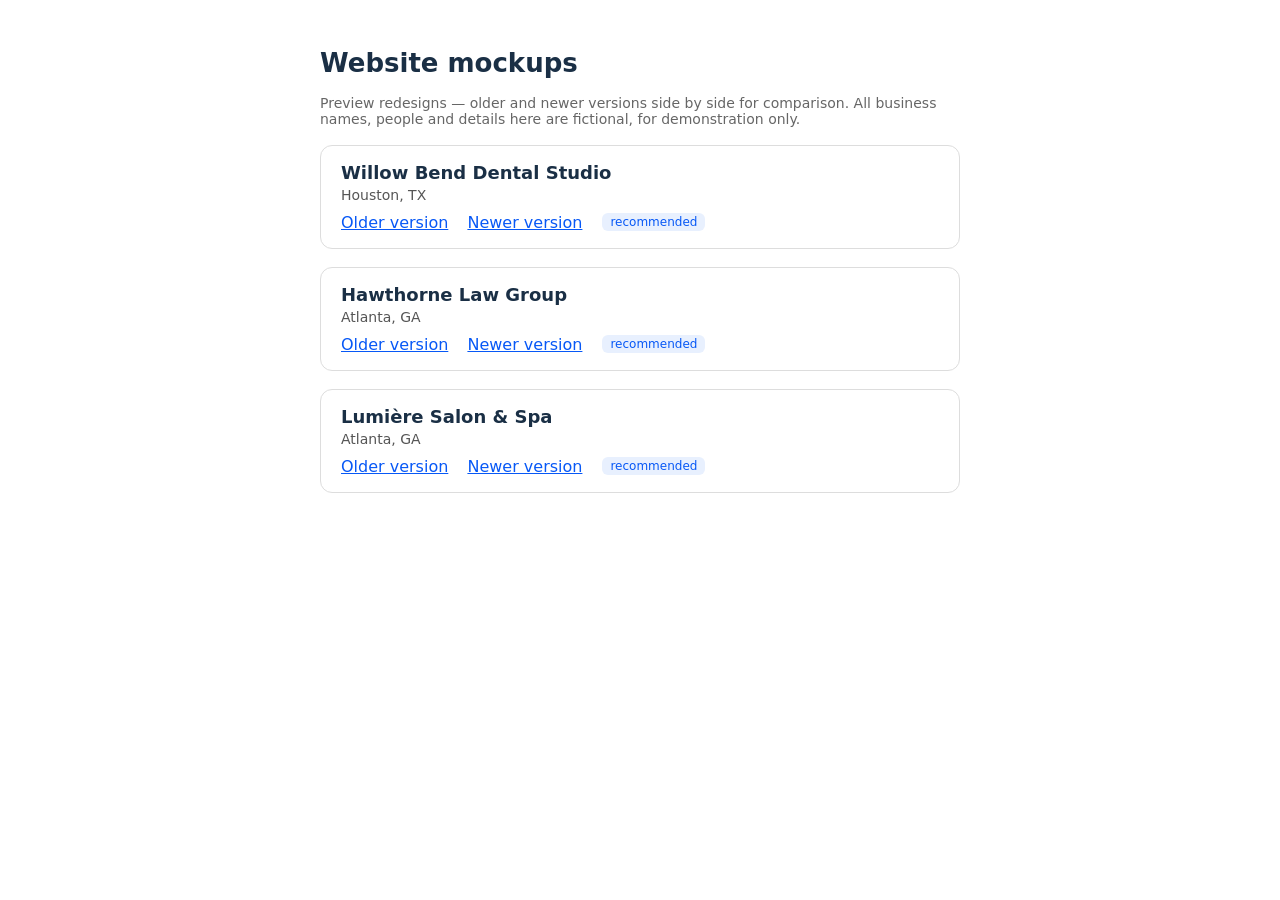
<file: index.html>
<!doctype html>
<html lang="en">
<head>
<meta charset="utf-8">
<meta name="viewport" content="width=device-width, initial-scale=1">
<title>Design Mockups — Flamez</title>
<style>body{font-family:system-ui,sans-serif;max-width:640px;margin:48px auto;padding:0 20px;color:#1a2f45}h1{font-size:26px}a{color:#0758f6}.note{color:#666;font-size:14px}.card{border:1px solid #ddd;border-radius:12px;padding:16px 20px;margin:18px 0}.card h2{font-size:18px;margin:0 0 4px}.card p{margin:0 0 10px;color:#555;font-size:14px}.card a{display:inline-block;margin-right:14px}.tag{font-size:12px;background:#e8f0fe;color:#0758f6;border-radius:6px;padding:2px 8px;margin-left:6px;vertical-align:2px}</style>
</head>
<body>
<h1>Website mockups</h1>
<p class="note">Preview redesigns — older and newer versions side by side for comparison. All business names, people and details here are fictional, for demonstration only.</p>
<div class="card">
<h2>Willow Bend Dental Studio</h2>
<p>Houston, TX</p>
<a href="sunrise-dental-center/">Older version</a>
<a href="sunrise-dental-center-v2/">Newer version</a><span class="tag">recommended</span>
</div>
<div class="card">
<h2>Hawthorne Law Group</h2>
<p>Atlanta, GA</p>
<a href="stoutmire-law/">Older version</a>
<a href="stoutmire-law-v2/">Newer version</a><span class="tag">recommended</span>
</div>
<div class="card">
<h2>Lumière Salon &amp; Spa</h2>
<p>Atlanta, GA</p>
<a href="atlanta-international-salon-spa/">Older version</a>
<a href="atlanta-international-salon-spa-v2/">Newer version</a><span class="tag">recommended</span>
</div>
</body>
</html>
</file>
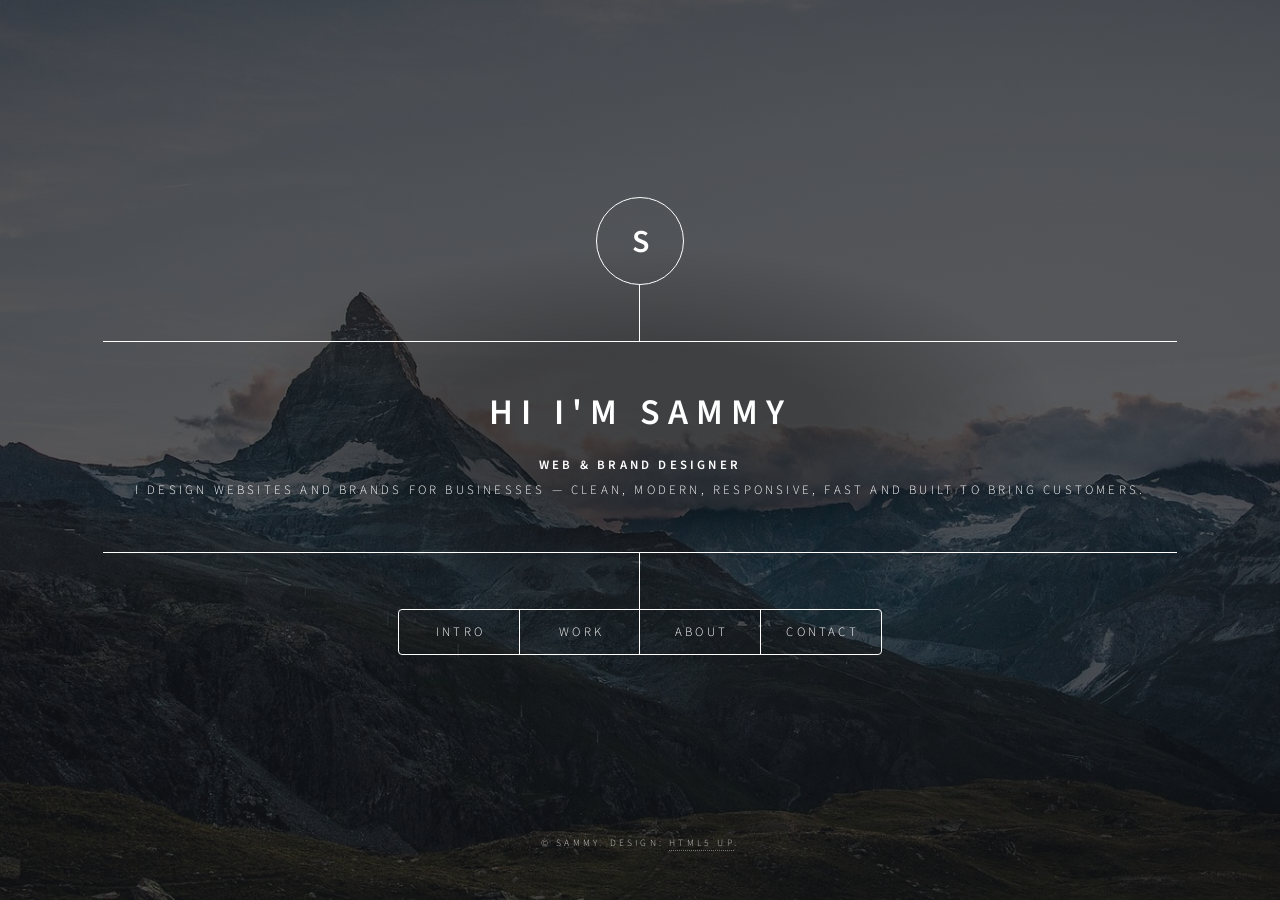
<file: portfolio/index.html>
<!DOCTYPE HTML>
<!--
	Dimension by HTML5 UP
	html5up.net | @ajlkn
	Free for personal and commercial use under the CCA 3.0 license (html5up.net/license)
-->
<html>
	<head>
		<title>Sammy | Web &amp; Brand Designer</title>
		<meta charset="utf-8" />
		<meta name="viewport" content="width=device-width, initial-scale=1, user-scalable=no" />
		<link rel="stylesheet" href="assets/css/main.css?v=20261115d" />
		<noscript><link rel="stylesheet" href="assets/css/noscript.css" /></noscript>
		<style>
			/* Project tiles (CSS-only placeholders replacing the template images) */
			.project-tile { border: 1px solid rgba(255,255,255,0.2); border-radius: 8px; padding: 1.5rem 1.4rem; margin-bottom: 1.25rem; }
			.project-tile h3 { margin: 0 0 0.5rem 0; color: #ffffff; font-size: 1.3rem; letter-spacing: 0.02em; text-transform: none; }
			.project-tile p { margin: 0 0 0.75rem 0; color: rgba(255,255,255,0.85); }
			.project-tile .view { color: #ffffff; font-weight: 600; letter-spacing: 0.08em; text-transform: uppercase; font-size: 0.8rem; }
			.project-tile.tile-dental { background: linear-gradient(135deg, #0f766e, #134e4a); }
			.project-tile.tile-law { background: linear-gradient(135deg, #1a2f45, #0d1b2a); }
			.project-tile.tile-salon { background: linear-gradient(135deg, #a16207, #713f12); }
			.project-links { display: flex; flex-wrap: wrap; gap: 0.5rem 1.25rem; align-items: center; }
			.project-links .brand-btn { appearance: none; background: none; border: 0; box-shadow: none; border-bottom: dotted 1px rgba(255,255,255,0.5); border-radius: 0; height: auto; line-height: inherit; padding: 0; color: #ffffff; font-family: inherit; font-size: 0.8rem; font-weight: 600; letter-spacing: 0.08em; text-transform: uppercase; cursor: pointer; white-space: nowrap; }
			.project-links .brand-btn:hover { border-bottom-color: transparent; background: none; }
			/* Brand board popup */
			.brand-modal { position: fixed; inset: 0; z-index: 10000; display: none; align-items: center; justify-content: center; padding: 0.75rem; background: rgba(10,12,14,0.88); }
			.brand-modal.open { display: flex; }
			.brand-modal-box { position: relative; width: min(560px, 100%); max-height: 94vh; display: flex; flex-direction: column; background: #1b1f24; border: 1px solid rgba(255,255,255,0.18); border-radius: 8px; padding: 1rem; }
			.brand-modal-box h3 { margin: 0 2rem 0.75rem 0; font-size: 1rem; letter-spacing: 0.02em; text-transform: none; color: #ffffff; }
			.brand-modal-close { position: absolute; top: 0.35rem; right: 0.75rem; background: none; border: 0; color: #ffffff; font-size: 1.8rem; line-height: 1; cursor: pointer; padding: 0.25rem; }
			.brand-modal-frame { flex: 1; min-height: 0; overflow: hidden; border-radius: 4px; background: #ffffff; }
			.brand-modal-frame iframe { display: block; width: 100%; height: 68vh; border: 0; }
			#header .logo .logo-letter { font-size: 2rem; font-weight: 600; color: #ffffff; }
		</style>
	</head>
	<body class="is-preload">

		<!-- Wrapper -->
			<div id="wrapper">

				<!-- Header -->
					<header id="header">
						<div class="logo">
							<span class="logo-letter">S</span>
						</div>
						<div class="content">
							<div class="inner">
								<h1>Hi I'm Sammy</h1>
								<p><strong>Web &amp; Brand Designer</strong><br />
								I design websites and brands for businesses — clean, modern, responsive, fast and built to bring customers.</p>
							</div>
						</div>
						<nav>
							<ul>
								<li><a href="#intro">Intro</a></li>
								<li><a href="#work">Work</a></li>
								<li><a href="#about">About</a></li>
								<li><a href="#contact">Contact</a></li>
							</ul>
						</nav>
					</header>

				<!-- Main -->
					<div id="main">

						<!-- Intro -->
							<article id="intro">
								<h2 class="major">Intro</h2>
								<span class="image main"><img src="[data-uri]" alt="" /></span>
							<p>I design websites and brands for businesses — clean, modern, responsive, fast and built to bring customers.</p>
							<p>If your website looks outdated, is hard to use on a phone, or just isn't bringing in customers, I rebuild it into something clean and modern — and if your branding needs the same treatment, I handle that too.</p>
							<p>Every project starts with what's wrong with your current site or brand. You review the new design before anything goes live, and you own everything when it's done.</p>
							</article>

						<!-- Work -->
							<article id="work">
								<h2 class="major">Selected Work</h2>
								<p>Concept designs — built to show the kind of site I design.</p>
								<div class="project-tile tile-dental">
									<h3>Willow Bend Dental Studio</h3>
									<p>Website design concept for a dental studio in Houston.</p>
									<div class="project-links">
									<a class="view" href="https://flamez0007.github.io/Designer_mockups/sunrise-dental-center-v2/" target="_blank" rel="noopener">View the design</a>
									<button type="button" class="brand-btn" data-brand="dental">Branding</button>
								</div>
								</div>
								<div class="project-tile tile-law">
									<h3>Hawthorne Law Group</h3>
									<p>Website design concept for a law firm in Atlanta.</p>
									<div class="project-links">
									<a class="view" href="https://flamez0007.github.io/Designer_mockups/stoutmire-law-v2/" target="_blank" rel="noopener">View the design</a>
									<button type="button" class="brand-btn" data-brand="law">Branding</button>
								</div>
								</div>
								<div class="project-tile tile-salon">
									<h3>Lumière Salon &amp; Spa</h3>
									<p>Website design concept for a salon &amp; spa in Atlanta.</p>
									<div class="project-links">
									<a class="view" href="https://flamez0007.github.io/Designer_mockups/atlanta-international-salon-spa-v2/" target="_blank" rel="noopener">View the design</a>
									<button type="button" class="brand-btn" data-brand="salon">Branding</button>
								</div>
								</div>
							</article>

						<!-- About -->
							<article id="about">
								<h2 class="major">About</h2>
								<p>I'm Sammy, a computer science student and web &amp; brand designer. I'm building my portfolio with real work, so I'm offering full website makeovers for $500 and brand makeovers for $200. All I ask in return is a short testimonial if you're happy with the result.</p>
								<ul>
									<li><strong>Web design — $500</strong> — a full website makeover, mobile-friendly, built to bring in customers.</li>
									<li><strong>Branding — $200</strong> — a brand makeover: logo, colours and fonts.</li>
									<li><strong>Both — $700.</strong></li>
									<li><strong>Payment:</strong> 50% deposit to start, 50% on delivery, by bank transfer on invoice.</li>
								</ul>
							</article>

						<!-- Contact -->
							<article id="contact">
								<h2 class="major">Contact</h2>
								<p>Tell me about your business and what needs a makeover — I'll reply within one business day.</p>
								<form method="post" id="contact-form">
									<div class="fields">
										<div class="field half">
											<label for="name">Name</label>
											<input type="text" name="name" id="name" />
										</div>
										<div class="field half">
											<label for="email">Email</label>
											<input type="text" name="email" id="email" />
										</div>
										<div class="field">
											<label for="message">Message</label>
											<textarea name="message" id="message" rows="4"></textarea>
										</div>
									</div>
									<ul class="actions">
										<li><input type="submit" value="Send Message" class="primary" /></li>
										<li><input type="reset" value="Reset" /></li>
									</ul>
								</form>
								<p id="contact-status" role="status"></p>
							</article>

					</div>

				<!-- Footer -->
					<footer id="footer">
						<p class="copyright">&copy; Sammy. Design: <a href="https://html5up.net">HTML5 UP</a>.</p>
					</footer>

			</div>

		<!-- BG -->
			<div id="bg"></div>

		<!-- Scripts -->
			<script src="assets/js/jquery.min.js"></script>
			<script src="assets/js/browser.min.js"></script>
			<script src="assets/js/breakpoints.min.js"></script>
			<script src="assets/js/util.js"></script>
			<script src="assets/js/main.js"></script>

		<!-- Brand board popup -->
			<div id="brand-modal" class="brand-modal" aria-hidden="true" role="dialog" aria-modal="true" aria-labelledby="brand-modal-title">
				<div class="brand-modal-box">
					<button type="button" class="brand-modal-close" aria-label="Close">&times;</button>
					<h3 id="brand-modal-title"></h3>
					<div class="brand-modal-frame">
						<iframe id="brand-modal-iframe" title="Brand board" allowfullscreen="allowfullscreen" allow="fullscreen"></iframe>
					</div>
				</div>
			</div>
			<script>
			(function () {
				var designs = {
					dental: { title: 'Willow Bend Dental Studio — Brand Board', embed: 'https://www.canva.com/design/DAHbBfIz9pI/view?embed' },
					law: { title: 'Hawthorne Law Group \u2014 Brand Board', embed: 'https://www.canva.com/design/DAHbBar6AIY/view?embed' },
					salon: { title: 'Lumi\u00e8re Salon & Spa \u2014 Brand Board', embed: 'https://www.canva.com/design/DAHbBdb8ZVk/view?embed' }
				};
				var modal = document.getElementById('brand-modal');
				var iframe = document.getElementById('brand-modal-iframe');
				var title = document.getElementById('brand-modal-title');
				function openBrand(key) {
					var d = designs[key];
					if (!d) return;
					title.textContent = d.title;
					iframe.src = d.embed;
					modal.classList.add('open');
					modal.setAttribute('aria-hidden', 'false');
					document.body.style.overflow = 'hidden';
				}
				function closeBrand() {
					modal.classList.remove('open');
					modal.setAttribute('aria-hidden', 'true');
					iframe.src = 'about:blank';
					document.body.style.overflow = '';
				}
				var buttons = document.querySelectorAll('.brand-btn');
				for (var i = 0; i < buttons.length; i++) {
					buttons[i].addEventListener('click', function () { openBrand(this.getAttribute('data-brand')); });
				}
				modal.querySelector('.brand-modal-close').addEventListener('click', closeBrand);
				modal.addEventListener('click', function (e) { if (e.target === modal) closeBrand(); });
				document.addEventListener('keydown', function (e) { if (e.key === 'Escape' && modal.classList.contains('open')) closeBrand(); });
			})();
			</script>

		<!-- Contact form — sends to sammyclaxton7@gmail.com via FormSubmit -->
			<script>
			(function () {
				var form = document.getElementById('contact-form');
				if (!form) return;
				var status = document.getElementById('contact-status');
				var submitBtn = form.querySelector('input[type="submit"]');
				form.addEventListener('submit', function (e) {
					e.preventDefault();
					var name = document.getElementById('name').value.trim();
					var email = document.getElementById('email').value.trim();
					var message = document.getElementById('message').value.trim();
					if (!name || !email || !message) {
						status.textContent = 'Please fill in your name, email and message first.';
						return;
					}
					submitBtn.disabled = true;
					submitBtn.value = 'Sending…';
					status.textContent = 'Sending your message…';
					fetch('https://formsubmit.co/ajax/sammyclaxton7@gmail.com', {
						method: 'POST',
						headers: { 'Content-Type': 'application/json', 'Accept': 'application/json' },
						body: JSON.stringify({
							_subject: 'Portfolio enquiry — ' + name,
							_template: 'table',
							_captcha: 'false',
							_autoresponse: 'Thanks for getting in touch, ' + name + ' — your message is with me and I will reply within one business day. — Sammy',
							name: name,
							email: email,
							message: message
						})
					}).then(function (res) { return res.json(); }).then(function (data) {
						if (data && data.success !== false) {
							status.textContent = 'Message sent — thanks! I will reply within one business day.';
							form.reset();
						} else {
							throw new Error('send failed');
						}
					}).catch(function () {
						status.innerHTML = 'That did not send — please email me directly at <a href="mailto:sammyclaxton7@gmail.com">sammyclaxton7@gmail.com</a>.';
					}).finally(function () {
						submitBtn.disabled = false;
						submitBtn.value = 'Send Message';
					});
				});
			})();
			</script>

	</body>
</html>
</file>
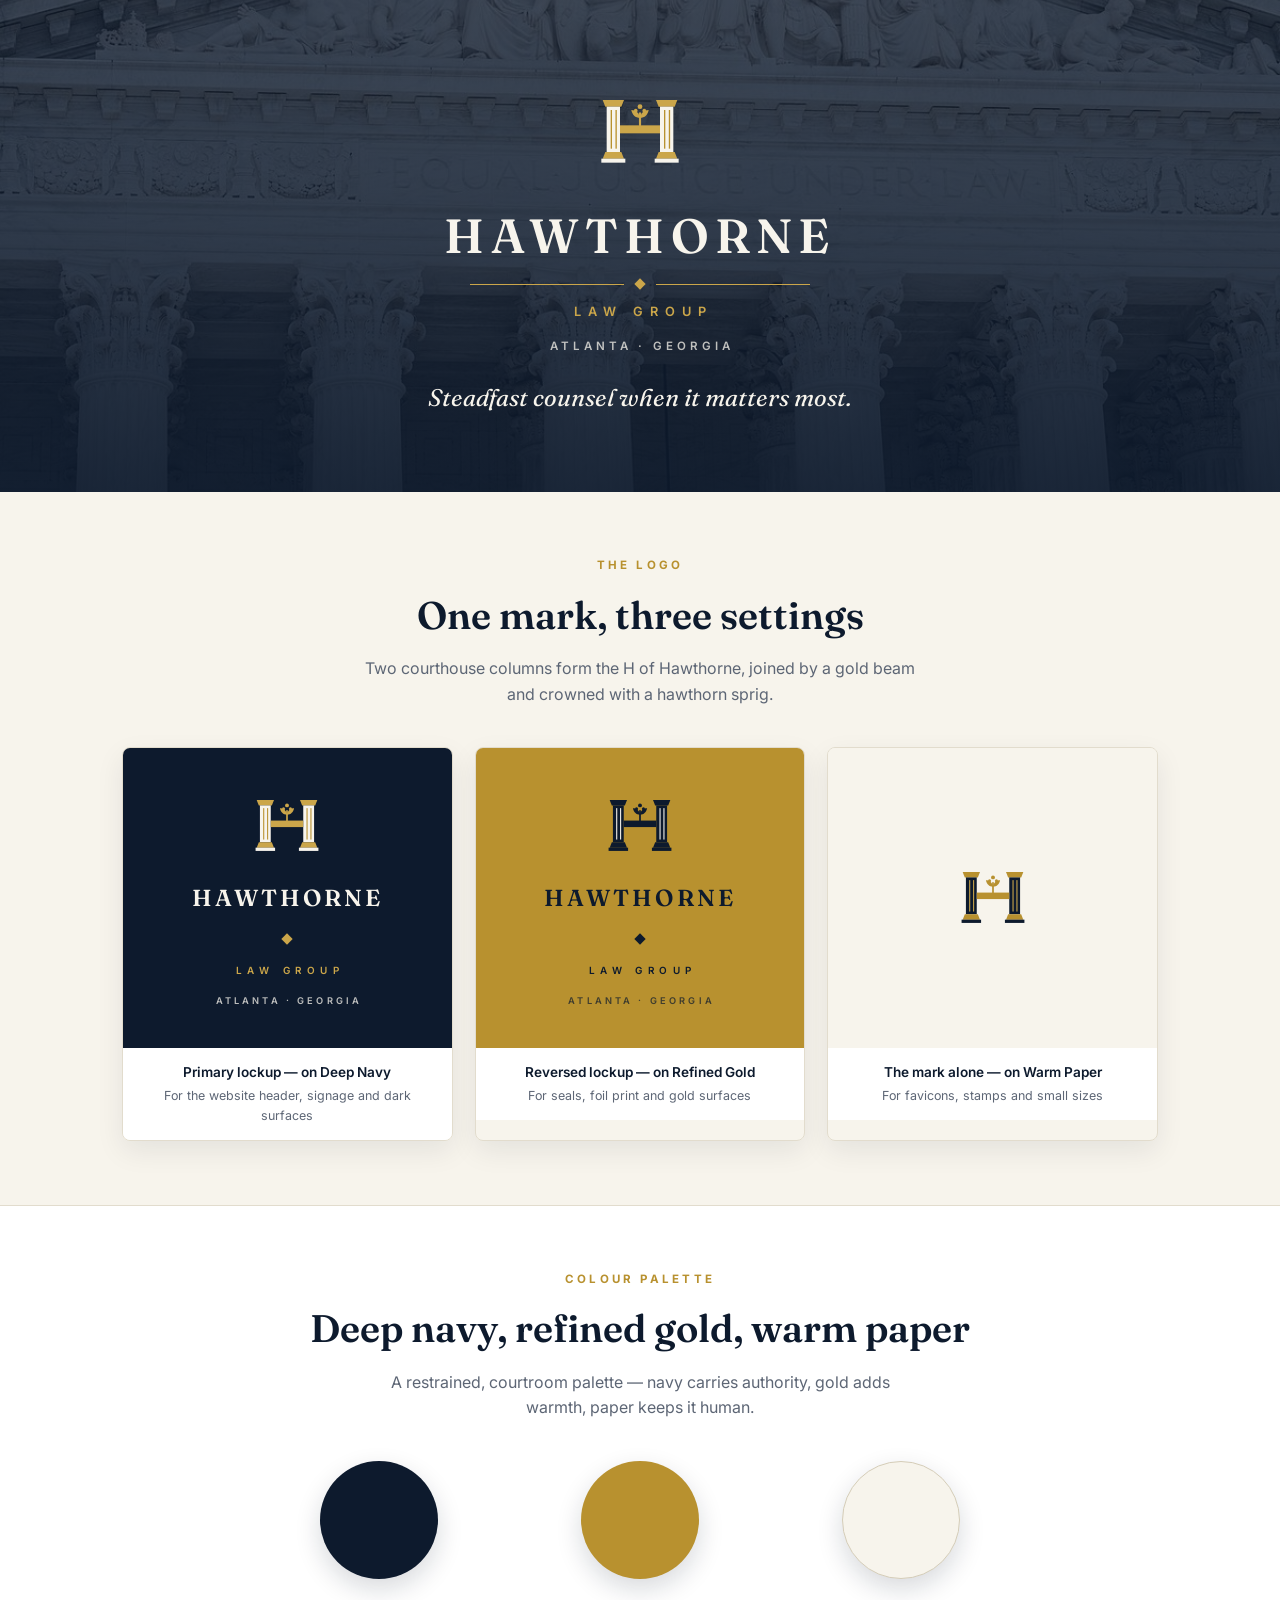
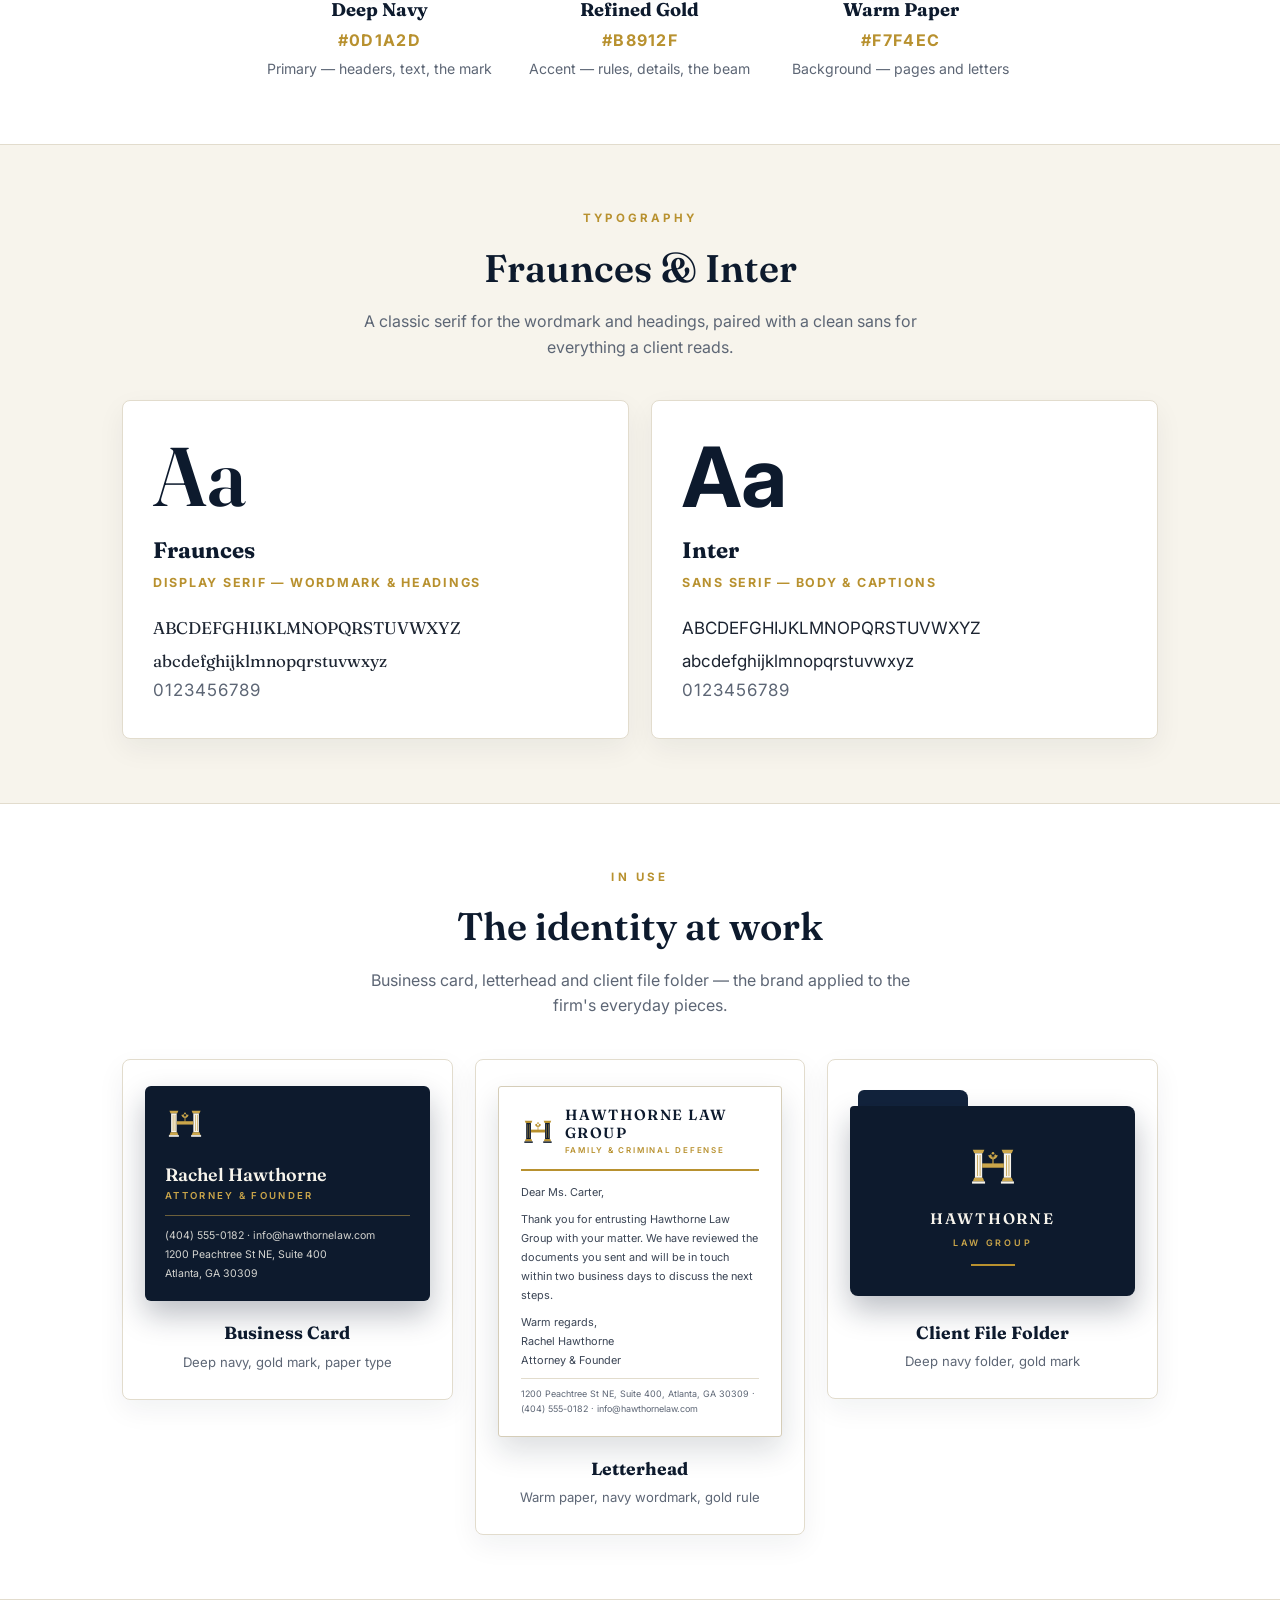
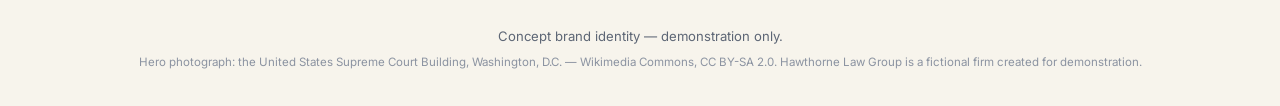
<file: branding/hawthorne-law/index.html>
<!DOCTYPE html>
<html lang="en">
<head>
<meta charset="utf-8">
<meta name="viewport" content="width=device-width, initial-scale=1">
<title>Hawthorne Law Group — Brand Identity</title>
<meta name="description" content="Concept brand identity for Hawthorne Law Group, Atlanta — logo, colours, typography and stationery. Demonstration only.">
<link rel="preconnect" href="https://fonts.googleapis.com">
<link rel="preconnect" href="https://fonts.gstatic.com" crossorigin>
<link href="https://fonts.googleapis.com/css2?family=Fraunces:ital,opsz,wght@0,9..144,400;0,9..144,500;0,9..144,600;0,9..144,700;1,9..144,500&family=Inter:wght@400;500;600;700&display=swap" rel="stylesheet">
<style>
  :root{
    --navy:#0D1A2D; --navy-2:#12233C; --gold:#B8912F; --gold-2:#CBA64A;
    --gold-soft:#E7D6A6; --paper:#F7F4EC; --paper-2:#EFEADD; --ink:#1C2431; --muted:#5D6675;
  }
  *{box-sizing:border-box}
  body{margin:0;background:var(--paper);color:var(--ink);font-family:"Inter",system-ui,sans-serif;line-height:1.6;-webkit-font-smoothing:antialiased}
  h1,h2,h3{font-family:"Fraunces",Georgia,serif;color:var(--navy);margin:0}
  .wrap{max-width:1080px;margin:0 auto;padding:0 22px}
  section{padding:64px 0}
  .sec-head{text-align:center;margin-bottom:40px}
  .sec-head .kicker{font-size:.72rem;font-weight:700;letter-spacing:.28em;text-transform:uppercase;color:var(--gold);display:block;margin-bottom:10px}
  .sec-head h2{font-size:clamp(1.7rem,3.4vw,2.4rem);font-weight:600}
  .sec-head p{color:var(--muted);max-width:560px;margin:10px auto 0}

  /* ---------- HERO ---------- */
  .hero{position:relative;padding:0;overflow:hidden;background:var(--navy)}
  .hero img.bg{position:absolute;inset:0;width:100%;height:100%;object-fit:cover;display:block}
  .hero .shade{position:absolute;inset:0;background:linear-gradient(180deg,rgba(13,26,45,.78) 0%,rgba(13,26,45,.86) 55%,rgba(13,26,45,.94) 100%)}
  .hero-inner{position:relative;z-index:1;text-align:center;padding:84px 22px 76px;color:#F7F4EC}
  .hero-inner .mark{width:96px;height:96px}
  .wordmark{font-family:"Fraunces",Georgia,serif;font-weight:600;letter-spacing:.13em;line-height:1.1;margin:22px 0 0}
  .wordmark.hero-wm{font-size:clamp(2rem,6vw,3rem);color:#F7F4EC}
  .rule{display:flex;align-items:center;justify-content:center;gap:12px;margin:18px auto 14px;max-width:340px}
  .rule::before,.rule::after{content:"";height:1px;flex:1;background:var(--gold-2)}
  .rule i{width:8px;height:8px;background:var(--gold-2);transform:rotate(45deg);display:block}
  .sub{font-size:.8rem;font-weight:600;letter-spacing:.55em;text-transform:uppercase;color:var(--gold-2);text-indent:.55em}
  .place{font-size:.72rem;font-weight:600;letter-spacing:.34em;text-transform:uppercase;color:rgba(247,244,236,.75);margin-top:14px;text-indent:.34em}
  .tagline{font-family:"Fraunces",Georgia,serif;font-style:italic;font-size:clamp(1.15rem,2.6vw,1.5rem);color:#F7F4EC;margin:26px auto 0;max-width:560px;line-height:1.45}

  /* ---------- LOGO VARIATIONS ---------- */
  .panels{display:grid;grid-template-columns:repeat(3,1fr);gap:22px}
  .panel{border-radius:8px;overflow:hidden;border:1px solid #E2DCCD;box-shadow:0 10px 28px rgba(13,26,45,.08)}
  .panel .stage{min-height:300px;display:flex;flex-direction:column;align-items:center;justify-content:center;gap:6px;padding:38px 20px;text-align:center}
  .panel .stage .mark{width:78px;height:78px}
  .panel .stage .wordmark{font-size:1.45rem;margin-top:14px}
  .panel .stage .sub{font-size:.62rem}
  .panel .stage .place{font-size:.58rem;margin-top:10px}
  .panel-navy .stage{background:var(--navy);--mk-ink:#F7F4EC;--mk-gold:#CBA64A;--mk-flute:#B8912F}
  .panel-navy .stage .wordmark{color:#F7F4EC}
  .panel-gold .stage{background:var(--gold);--mk-ink:#0D1A2D;--mk-gold:#0D1A2D;--mk-flute:#F7F4EC}
  .panel-gold .stage .wordmark{color:#0D1A2D}
  .panel-gold .stage .sub{color:#0D1A2D}
  .panel-gold .stage .place{color:rgba(13,26,45,.7)}
  .panel-gold .stage .rule::before,.panel-gold .stage .rule::after{background:#0D1A2D}
  .panel-gold .stage .rule i{background:#0D1A2D}
  .panel-light .stage{background:var(--paper);--mk-ink:#0D1A2D;--mk-gold:#B8912F;--mk-flute:#CBA64A}
  .panel-light .stage .wordmark{color:var(--navy)}
  .panel figcaption{padding:14px 16px;font-size:.85rem;font-weight:600;color:var(--navy);background:#fff;text-align:center}
  .panel figcaption span{display:block;font-weight:400;color:var(--muted);font-size:.78rem;margin-top:2px}

  /* ---------- PALETTE ---------- */
  .swatches{display:grid;grid-template-columns:repeat(3,1fr);gap:22px;max-width:760px;margin:0 auto}
  .swatch{text-align:center}
  .swatch .dot{width:118px;height:118px;border-radius:50%;margin:0 auto 16px;box-shadow:0 10px 26px rgba(13,26,45,.16)}
  .swatch .dot.navy{background:var(--navy)}
  .swatch .dot.gold{background:var(--gold)}
  .swatch .dot.paper{background:var(--paper);border:1px solid #D5CDB8}
  .swatch h3{font-size:1.15rem}
  .swatch .hex{font-family:"Inter",sans-serif;font-weight:700;letter-spacing:.08em;color:var(--gold);margin-top:4px}
  .swatch p{color:var(--muted);font-size:.88rem;margin:4px 0 0}

  /* ---------- TYPOGRAPHY ---------- */
  .type-grid{display:grid;grid-template-columns:1fr 1fr;gap:22px}
  .type-card{background:#fff;border:1px solid #E2DCCD;border-radius:8px;padding:34px 30px;box-shadow:0 10px 28px rgba(13,26,45,.06)}
  .type-card .aa{font-size:5.2rem;line-height:1;color:var(--navy)}
  .type-card .aa.fraunces{font-family:"Fraunces",Georgia,serif;font-weight:600}
  .type-card .aa.inter{font-family:"Inter",sans-serif;font-weight:700}
  .type-card h3{font-size:1.4rem;margin-top:14px}
  .type-card .use{color:var(--gold);font-size:.78rem;font-weight:700;letter-spacing:.14em;text-transform:uppercase;margin-top:4px}
  .type-card .alpha{margin-top:20px;font-size:1.06rem;line-height:1.9;word-break:break-all;color:var(--ink)}
  .type-card .alpha.fraunces{font-family:"Fraunces",Georgia,serif}
  .type-card .alpha.inter{font-family:"Inter",sans-serif}
  .type-card .digits{font-size:1.06rem;color:var(--muted);letter-spacing:.06em}

  /* ---------- MOCKUPS ---------- */
  .mock-grid{display:grid;grid-template-columns:repeat(3,1fr);gap:22px;align-items:start}
  .mock{background:#fff;border:1px solid #E2DCCD;border-radius:8px;padding:26px 22px;box-shadow:0 10px 28px rgba(13,26,45,.06);min-height:340px;display:flex;flex-direction:column}
  .mock h3{font-size:1.1rem;margin:18px 0 4px;text-align:center}
  .mock p.cap{text-align:center;color:var(--muted);font-size:.82rem;margin:0}
  .mock .stage{flex:1;display:flex;align-items:center;justify-content:center}

  .bizcard{width:100%;max-width:300px;aspect-ratio:1.75;background:var(--navy);border-radius:6px;padding:18px 20px;color:#F7F4EC;box-shadow:0 14px 30px rgba(13,26,45,.28);--mk-ink:#F7F4EC;--mk-gold:#CBA64A;--mk-flute:#B8912F}
  .bizcard .mark{width:40px;height:40px}
  .bizcard .name{font-family:"Fraunces",Georgia,serif;font-size:1.12rem;font-weight:600;margin-top:12px;line-height:1.2}
  .bizcard .role{font-size:.6rem;font-weight:600;letter-spacing:.24em;text-transform:uppercase;color:var(--gold-2);margin-top:3px}
  .bizcard .line{height:1px;background:rgba(203,166,74,.5);margin:12px 0 10px}
  .bizcard .contact{font-size:.66rem;line-height:1.8;color:rgba(247,244,236,.85)}

  .letter{width:100%;max-width:300px;background:#fff;border:1px solid #D5CDB8;border-radius:3px;padding:20px 22px;box-shadow:0 14px 30px rgba(13,26,45,.14)}
  .letter .lh{display:flex;align-items:center;gap:10px;--mk-ink:#0D1A2D;--mk-gold:#B8912F;--mk-flute:#CBA64A}
  .letter .lh .mark{width:34px;height:34px;flex:none}
  .letter .lh .lt{font-family:"Fraunces",Georgia,serif;font-weight:600;font-size:.92rem;letter-spacing:.1em;color:var(--navy);line-height:1.2}
  .letter .lh .ls{font-size:.5rem;font-weight:600;letter-spacing:.22em;text-transform:uppercase;color:var(--gold);margin-top:2px}
  .letter .rule2{height:2px;background:var(--gold);margin:12px 0}
  .letter .body{font-size:.68rem;line-height:1.75;color:#3A4454}
  .letter .body p{margin:0 0 8px}
  .letter .foot{font-size:.56rem;color:var(--muted);border-top:1px solid #E2DCCD;padding-top:8px;margin-top:4px;line-height:1.6}

  .folder{width:100%;max-width:300px;--mk-ink:#F7F4EC;--mk-gold:#CBA64A;--mk-flute:#B8912F}
  .folder .tab{width:110px;height:16px;background:var(--navy-2);border-radius:6px 8px 0 0;margin-left:8px}
  .folder .body{background:var(--navy);border-radius:4px 8px 8px 8px;padding:30px 20px 26px;text-align:center;box-shadow:0 14px 30px rgba(13,26,45,.28);min-height:190px;display:flex;flex-direction:column;align-items:center;justify-content:center}
  .folder .mark{width:52px;height:52px}
  .folder .fname{font-family:"Fraunces",Georgia,serif;font-weight:600;font-size:.95rem;letter-spacing:.12em;color:#F7F4EC;margin-top:14px}
  .folder .fsub{font-size:.56rem;font-weight:600;letter-spacing:.3em;text-transform:uppercase;color:var(--gold-2);margin-top:5px}
  .folder .fline{width:44px;height:2px;background:var(--gold);margin-top:14px}

  footer{border-top:1px solid #E2DCCD;padding:26px 0 34px;text-align:center}
  footer p{margin:0;font-size:.82rem;color:var(--muted)}
  footer .credit{font-size:.72rem;margin-top:6px;color:#8B93A1}

  @media (max-width:760px){
    section{padding:48px 0}
    .panels,.swatches,.type-grid,.mock-grid{grid-template-columns:1fr}
    .panel .stage{min-height:260px}
    .swatch .dot{width:96px;height:96px}
    .mock{min-height:0}
    .hero-inner{padding:64px 18px 58px}
    .type-card .aa{font-size:4rem}
  }
</style>
</head>
<body>

<!-- ======== LOGO MARK (shared symbol; colours set per panel via CSS vars) ======== -->
<svg width="0" height="0" style="position:absolute" aria-hidden="true">
  <defs>
    <symbol id="hlg-mark" viewBox="0 0 72 72">
      <!-- left column -->
      <path fill="var(--mk-gold,#B8912F)" d="M8 12H24L22 17H10Z"/>
      <rect x="11" y="17" width="10" height="34" fill="var(--mk-ink,#0D1A2D)"/>
      <rect x="14" y="19.5" width="1" height="29" fill="var(--mk-flute,#CBA64A)"/>
      <rect x="17.6" y="19.5" width="1" height="29" fill="var(--mk-flute,#CBA64A)"/>
      <path fill="var(--mk-gold,#B8912F)" d="M10 51H22L24 56H8Z"/>
      <rect x="7" y="56" width="18" height="3" fill="var(--mk-ink,#0D1A2D)"/>
      <!-- right column -->
      <path fill="var(--mk-gold,#B8912F)" d="M48 12H64L62 17H50Z"/>
      <rect x="51" y="17" width="10" height="34" fill="var(--mk-ink,#0D1A2D)"/>
      <rect x="54" y="19.5" width="1" height="29" fill="var(--mk-flute,#CBA64A)"/>
      <rect x="57.6" y="19.5" width="1" height="29" fill="var(--mk-flute,#CBA64A)"/>
      <path fill="var(--mk-gold,#B8912F)" d="M50 51H62L64 56H48Z"/>
      <rect x="47" y="56" width="18" height="3" fill="var(--mk-ink,#0D1A2D)"/>
      <!-- crossbar -->
      <rect x="21" y="31" width="30" height="6" fill="var(--mk-gold,#B8912F)"/>
      <!-- hawthorn sprig -->
      <path d="M36 31V22" stroke="var(--mk-gold,#B8912F)" stroke-width="1.6" stroke-linecap="round" fill="none"/>
      <path fill="var(--mk-gold,#B8912F)" d="M36 25.5C32.5 25.5 30 22.8 29.5 19.5 33 19.5 35.5 21.8 36 25.5Z"/>
      <path fill="var(--mk-gold,#B8912F)" d="M36 25.5C39.5 25.5 42 22.8 42.5 19.5 39 19.5 36.5 21.8 36 25.5Z"/>
      <circle cx="36" cy="17" r="1.8" fill="var(--mk-gold,#B8912F)"/>
      <circle cx="32.8" cy="20" r="1.4" fill="var(--mk-gold,#B8912F)"/>
      <circle cx="39.2" cy="20" r="1.4" fill="var(--mk-gold,#B8912F)"/>
    </symbol>
  </defs>
</svg>

<!-- ======== 1 · HERO ======== -->
<header class="hero">
  <img class="bg" src="[data-uri]" alt="The marble Corinthian columns and pediment of the United States Supreme Court Building, inscribed Equal Justice Under Law">
  <div class="shade"></div>
  <div class="hero-inner" style="--mk-ink:#F7F4EC;--mk-gold:#CBA64A;--mk-flute:#B8912F">
    <svg class="mark" viewBox="0 0 72 72" role="img" aria-label="Hawthorne Law Group mark"><use href="#hlg-mark"/></svg>
    <h1 class="wordmark hero-wm">HAWTHORNE</h1>
    <div class="rule"><i></i></div>
    <div class="sub">Law Group</div>
    <div class="place">Atlanta &middot; Georgia</div>
    <p class="tagline">Steadfast counsel when it matters most.</p>
  </div>
</header>

<!-- ======== 2 · LOGO VARIATIONS ======== -->
<section>
  <div class="wrap">
    <div class="sec-head">
      <span class="kicker">The Logo</span>
      <h2>One mark, three settings</h2>
      <p>Two courthouse columns form the H of Hawthorne, joined by a gold beam and crowned with a hawthorn sprig.</p>
    </div>
    <div class="panels">
      <figure class="panel panel-navy" style="margin:0">
        <div class="stage">
          <svg class="mark" viewBox="0 0 72 72" role="img" aria-label="Hawthorne Law Group full lockup on deep navy"><use href="#hlg-mark"/></svg>
          <div class="wordmark">HAWTHORNE</div>
          <div class="rule"><i></i></div>
          <div class="sub">Law Group</div>
          <div class="place">Atlanta &middot; Georgia</div>
        </div>
        <figcaption>Primary lockup — on Deep Navy<span>For the website header, signage and dark surfaces</span></figcaption>
      </figure>
      <figure class="panel panel-gold" style="margin:0">
        <div class="stage">
          <svg class="mark" viewBox="0 0 72 72" role="img" aria-label="Hawthorne Law Group full lockup on gold"><use href="#hlg-mark"/></svg>
          <div class="wordmark">HAWTHORNE</div>
          <div class="rule"><i></i></div>
          <div class="sub">Law Group</div>
          <div class="place">Atlanta &middot; Georgia</div>
        </div>
        <figcaption>Reversed lockup — on Refined Gold<span>For seals, foil print and gold surfaces</span></figcaption>
      </figure>
      <figure class="panel panel-light" style="margin:0">
        <div class="stage">
          <svg class="mark" viewBox="0 0 72 72" role="img" aria-label="Hawthorne Law Group mark alone on warm paper"><use href="#hlg-mark"/></svg>
        </div>
        <figcaption>The mark alone — on Warm Paper<span>For favicons, stamps and small sizes</span></figcaption>
      </figure>
    </div>
  </div>
</section>

<!-- ======== 3 · COLOUR PALETTE ======== -->
<section style="background:#fff;border-top:1px solid #E2DCCD;border-bottom:1px solid #E2DCCD">
  <div class="wrap">
    <div class="sec-head">
      <span class="kicker">Colour Palette</span>
      <h2>Deep navy, refined gold, warm paper</h2>
      <p>A restrained, courtroom palette — navy carries authority, gold adds warmth, paper keeps it human.</p>
    </div>
    <div class="swatches">
      <div class="swatch">
        <div class="dot navy"></div>
        <h3>Deep Navy</h3>
        <div class="hex">#0D1A2D</div>
        <p>Primary — headers, text, the mark</p>
      </div>
      <div class="swatch">
        <div class="dot gold"></div>
        <h3>Refined Gold</h3>
        <div class="hex">#B8912F</div>
        <p>Accent — rules, details, the beam</p>
      </div>
      <div class="swatch">
        <div class="dot paper"></div>
        <h3>Warm Paper</h3>
        <div class="hex">#F7F4EC</div>
        <p>Background — pages and letters</p>
      </div>
    </div>
  </div>
</section>

<!-- ======== 4 · TYPOGRAPHY ======== -->
<section>
  <div class="wrap">
    <div class="sec-head">
      <span class="kicker">Typography</span>
      <h2>Fraunces &amp; Inter</h2>
      <p>A classic serif for the wordmark and headings, paired with a clean sans for everything a client reads.</p>
    </div>
    <div class="type-grid">
      <div class="type-card">
        <div class="aa fraunces">Aa</div>
        <h3>Fraunces</h3>
        <div class="use">Display serif — wordmark &amp; headings</div>
        <div class="alpha fraunces">ABCDEFGHIJKLMNOPQRSTUVWXYZ<br>abcdefghijklmnopqrstuvwxyz</div>
        <div class="digits">0123456789</div>
      </div>
      <div class="type-card">
        <div class="aa inter">Aa</div>
        <h3>Inter</h3>
        <div class="use">Sans serif — body &amp; captions</div>
        <div class="alpha inter">ABCDEFGHIJKLMNOPQRSTUVWXYZ<br>abcdefghijklmnopqrstuvwxyz</div>
        <div class="digits">0123456789</div>
      </div>
    </div>
  </div>
</section>

<!-- ======== 5 · MOCKUPS ======== -->
<section style="background:#fff;border-top:1px solid #E2DCCD">
  <div class="wrap">
    <div class="sec-head">
      <span class="kicker">In Use</span>
      <h2>The identity at work</h2>
      <p>Business card, letterhead and client file folder — the brand applied to the firm's everyday pieces.</p>
    </div>
    <div class="mock-grid">
      <div class="mock">
        <div class="stage">
          <div class="bizcard">
            <svg class="mark" viewBox="0 0 72 72" aria-hidden="true"><use href="#hlg-mark"/></svg>
            <div class="name">Rachel Hawthorne</div>
            <div class="role">Attorney &amp; Founder</div>
            <div class="line"></div>
            <div class="contact">(404) 555-0182 &middot; info@hawthornelaw.com<br>1200 Peachtree St NE, Suite 400<br>Atlanta, GA 30309</div>
          </div>
        </div>
        <h3>Business Card</h3>
        <p class="cap">Deep navy, gold mark, paper type</p>
      </div>
      <div class="mock">
        <div class="stage">
          <div class="letter">
            <div class="lh">
              <svg class="mark" viewBox="0 0 72 72" aria-hidden="true"><use href="#hlg-mark"/></svg>
              <div>
                <div class="lt">HAWTHORNE LAW GROUP</div>
                <div class="ls">Family &amp; Criminal Defense</div>
              </div>
            </div>
            <div class="rule2"></div>
            <div class="body">
              <p>Dear Ms. Carter,</p>
              <p>Thank you for entrusting Hawthorne Law Group with your matter. We have reviewed the documents you sent and will be in touch within two business days to discuss the next steps.</p>
              <p>Warm regards,<br>Rachel Hawthorne<br>Attorney &amp; Founder</p>
            </div>
            <div class="foot">1200 Peachtree St NE, Suite 400, Atlanta, GA 30309 &middot; (404) 555-0182 &middot; info@hawthornelaw.com</div>
          </div>
        </div>
        <h3>Letterhead</h3>
        <p class="cap">Warm paper, navy wordmark, gold rule</p>
      </div>
      <div class="mock">
        <div class="stage">
          <div class="folder">
            <div class="tab"></div>
            <div class="body">
              <svg class="mark" viewBox="0 0 72 72" aria-hidden="true"><use href="#hlg-mark"/></svg>
              <div class="fname">HAWTHORNE</div>
              <div class="fsub">Law Group</div>
              <div class="fline"></div>
            </div>
          </div>
        </div>
        <h3>Client File Folder</h3>
        <p class="cap">Deep navy folder, gold mark</p>
      </div>
    </div>
  </div>
</section>

<footer>
  <div class="wrap">
    <p>Concept brand identity — demonstration only.</p>
    <p class="credit">Hero photograph: the United States Supreme Court Building, Washington, D.C. — Wikimedia Commons, CC BY-SA 2.0. Hawthorne Law Group is a fictional firm created for demonstration.</p>
  </div>
</footer>

</body>
</html>
</file>
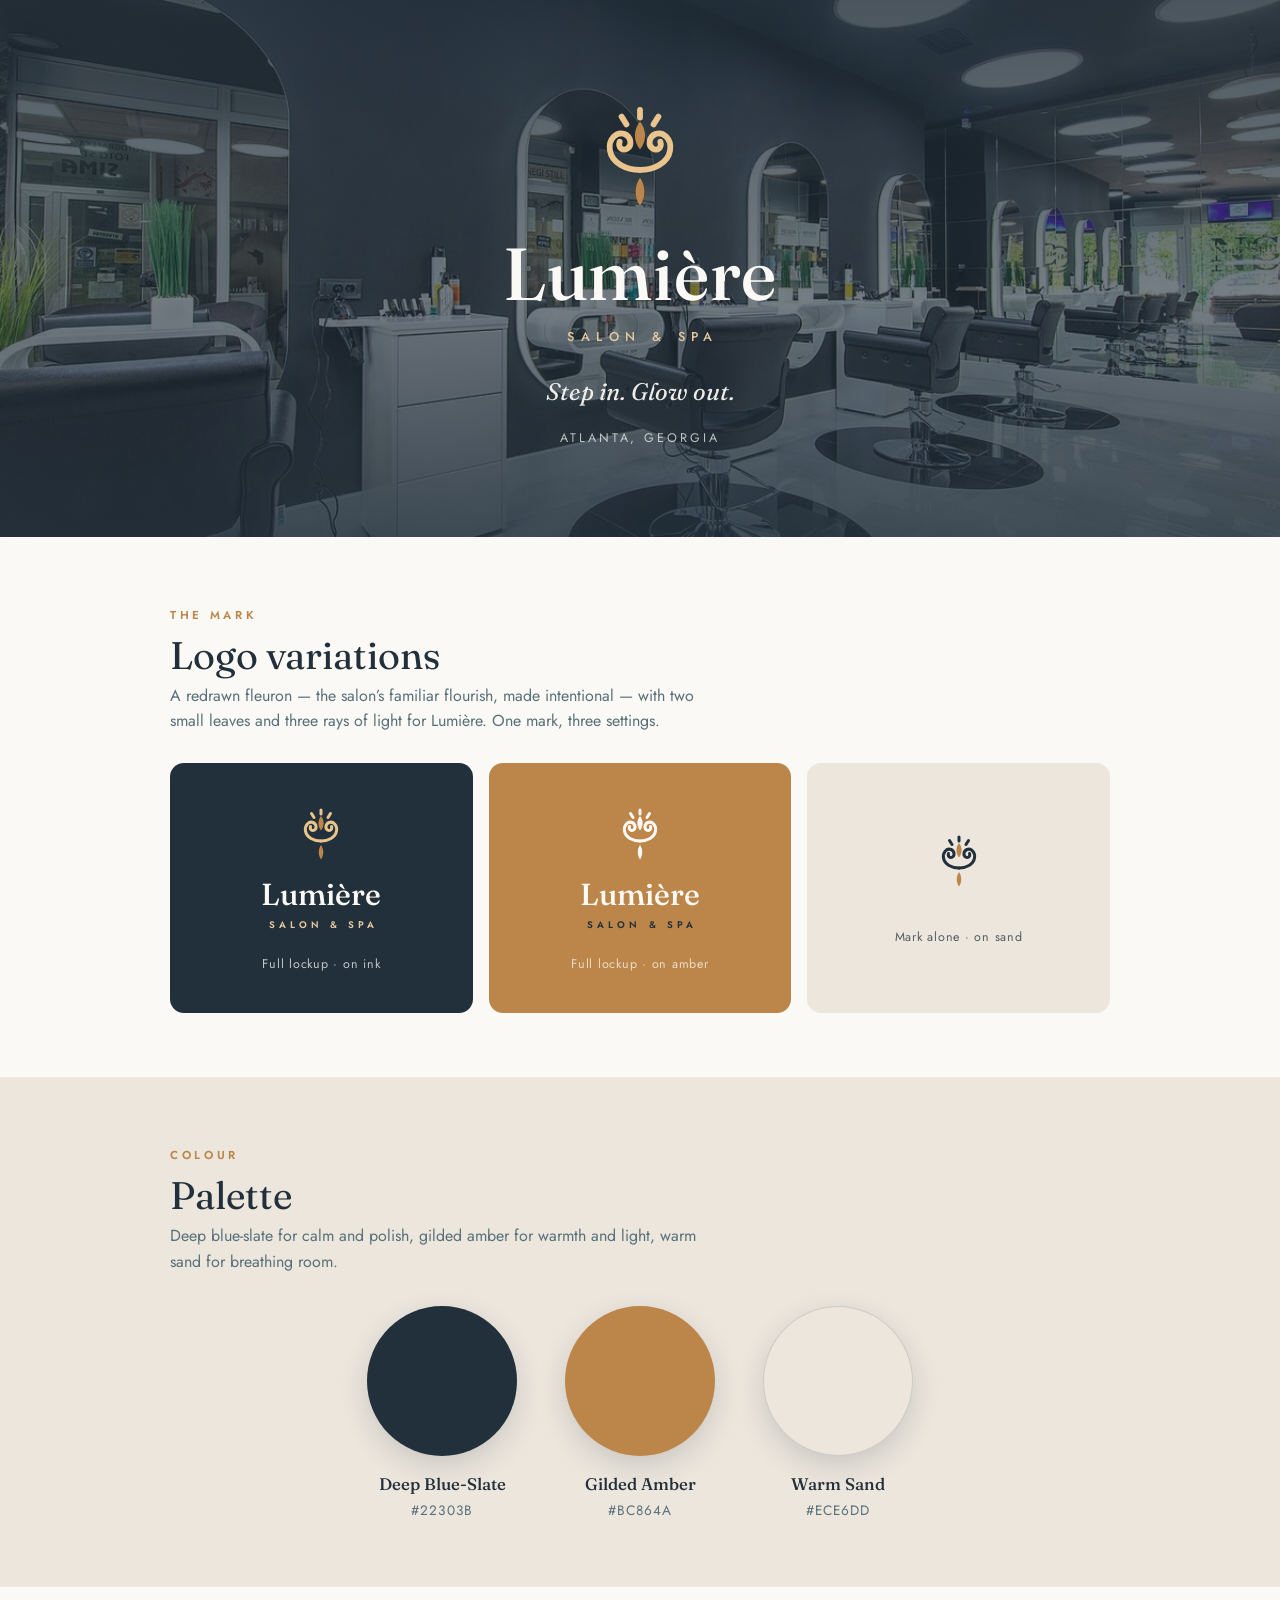
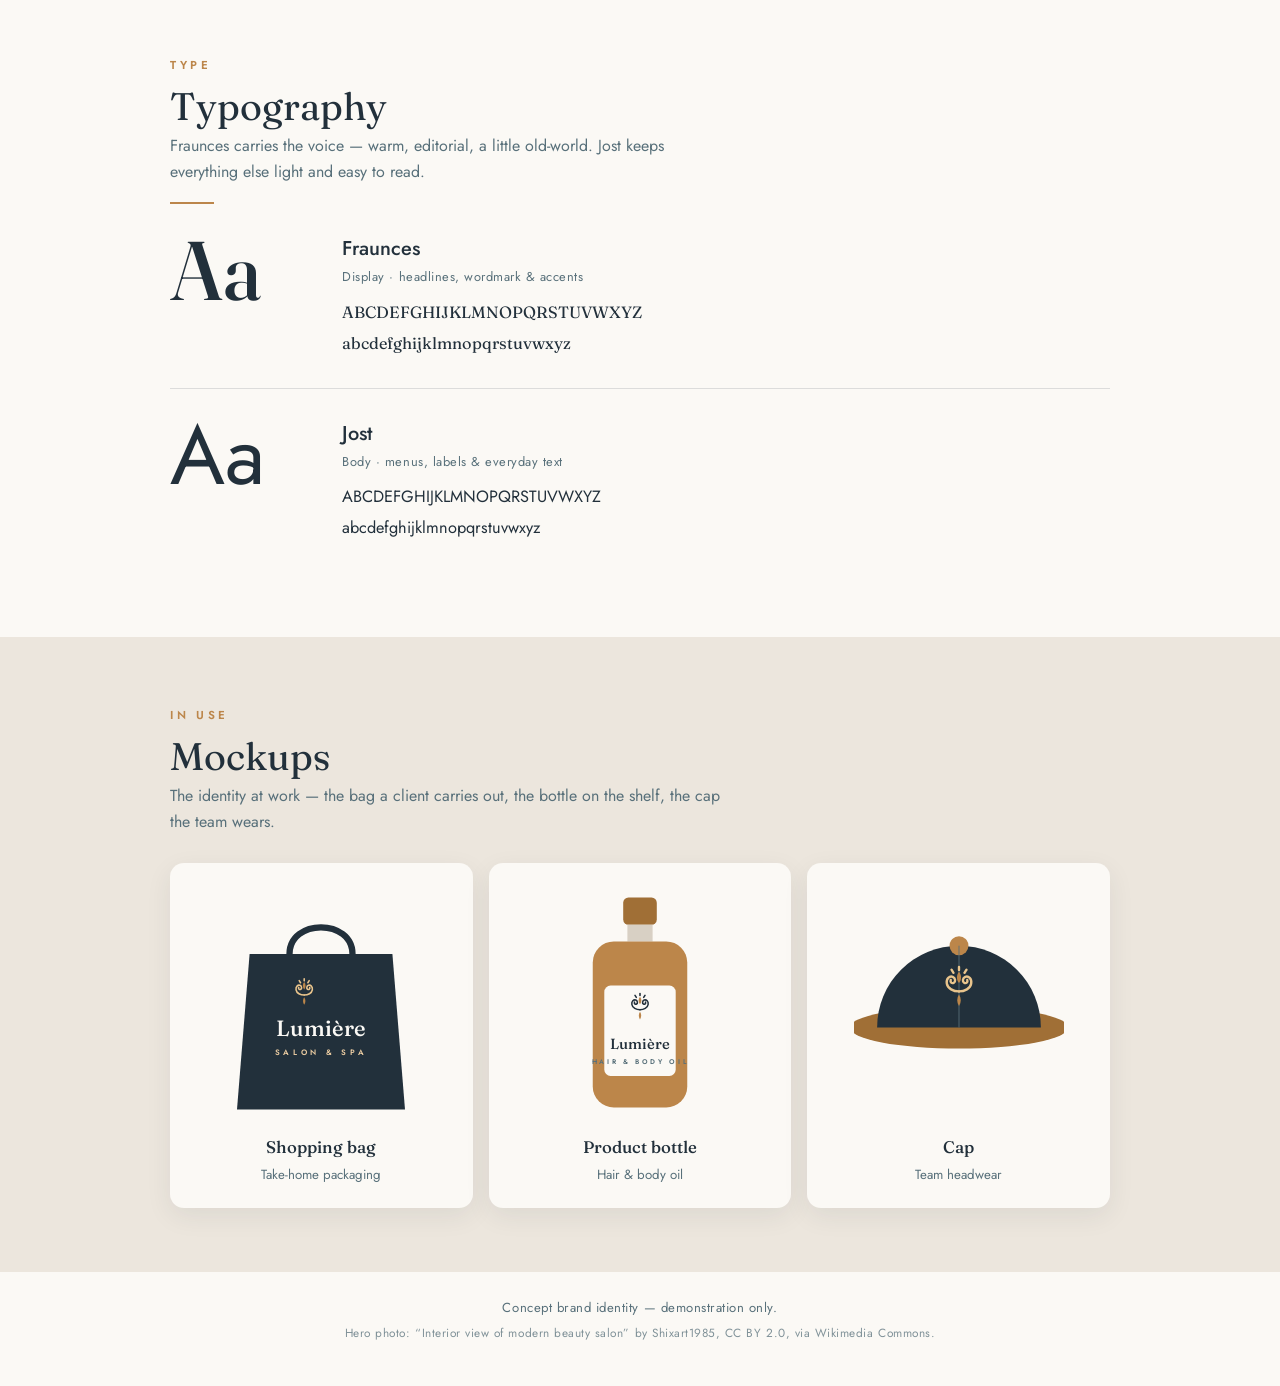
<file: branding/lumiere-salon-spa/index.html>
<!DOCTYPE html>
<html lang="en">
<head>
<meta charset="utf-8">
<meta name="viewport" content="width=device-width, initial-scale=1">
<title>Lumière Salon &amp; Spa — Brand Identity</title>
<meta name="description" content="Concept brand identity for Lumière Salon &amp; Spa, Atlanta — logo, colours and typography. Demonstration only.">
<link rel="preconnect" href="https://fonts.googleapis.com">
<link rel="preconnect" href="https://fonts.gstatic.com" crossorigin>
<link href="https://fonts.googleapis.com/css2?family=Fraunces:ital,opsz,wght@0,9..144,300..600;1,9..144,300..600&family=Jost:wght@300;400;500;600&display=swap" rel="stylesheet">
<style>
  :root{
    --ink:#22303B; --slate:#58707A; --sand:#ECE6DD; --amber:#BC864A;
    --amber-d:#A06F36; --blush:#CDA9A0; --white:#FBF9F5;
  }
  *{box-sizing:border-box}
  body{margin:0;font-family:"Jost","Segoe UI",system-ui,sans-serif;color:var(--ink);background:var(--white);line-height:1.6;-webkit-font-smoothing:antialiased}
  h1,h2,h3{font-family:"Fraunces",Georgia,serif;font-weight:400;line-height:1.1;margin:0}
  .wrap{max-width:1020px;margin:0 auto;padding:0 clamp(1.1rem,5vw,2.5rem)}
  section{padding:clamp(2.4rem,6vw,4rem) 0}
  .eyebrow{font-size:.72rem;font-weight:600;letter-spacing:.32em;text-transform:uppercase;color:var(--amber)}
  .sec-title{font-size:clamp(1.7rem,4vw,2.4rem);margin:.5rem 0 .4rem}
  .sec-sub{color:var(--slate);max-width:56ch;margin:0}
  .rule{width:44px;height:2px;background:var(--amber);margin:1.1rem 0 0;border:0}

  /* HERO */
  .hero{position:relative;padding:clamp(3.5rem,9vw,6.5rem) 0 clamp(3rem,8vw,5.5rem);background:url("[data-uri]") center/cover no-repeat var(--ink);text-align:center;color:var(--white)}
  .hero::before{content:"";position:absolute;inset:0;background:linear-gradient(180deg,rgba(34,48,59,.82),rgba(34,48,59,.62) 55%,rgba(34,48,59,.85))}
  .hero .wrap{position:relative}
  .hero .mark{width:clamp(84px,16vw,124px);height:auto;margin:0 auto .4rem;display:block}
  .hero h1{font-size:clamp(2.6rem,8vw,4.6rem);font-weight:500;letter-spacing:.01em}
  .hero .sub{font-size:.8rem;font-weight:500;letter-spacing:.5em;text-transform:uppercase;color:#E7C9A0;margin:.7rem 0 0;text-indent:.5em}
  .hero .tag{font-family:"Fraunces",Georgia,serif;font-style:italic;font-size:clamp(1.15rem,3.4vw,1.5rem);color:var(--white);margin:1.6rem 0 0;opacity:.94}
  .hero .loc{font-size:.78rem;letter-spacing:.24em;text-transform:uppercase;color:rgba(251,249,245,.72);margin:1.1rem 0 0}

  /* LOGO VARIATIONS */
  .variations{display:grid;grid-template-columns:repeat(3,1fr);gap:1rem;margin-top:1.8rem}
  .var{border-radius:14px;padding:2.2rem 1.2rem 1.8rem;text-align:center;display:flex;flex-direction:column;align-items:center;justify-content:center;min-height:250px}
  .var--ink{background:var(--ink);color:var(--white)}
  .var--amber{background:var(--amber);color:var(--white)}
  .var--light{background:var(--sand);color:var(--ink)}
  .var .mark{width:64px;height:auto;display:block;margin-bottom:.5rem}
  .var .wm{font-family:"Fraunces",Georgia,serif;font-size:1.9rem;font-weight:500;line-height:1.05}
  .var .wm-sub{font-size:.6rem;font-weight:600;letter-spacing:.42em;text-transform:uppercase;margin-top:.45rem;text-indent:.42em}
  .var .cap{font-size:.78rem;letter-spacing:.06em;margin-top:1.4rem;opacity:.75}
  .var--ink .wm-sub{color:#E7C9A0}
  .var--amber .wm-sub{color:var(--ink)}
  .var--light .wm-sub{color:var(--amber-d)}

  /* PALETTE */
  .palette-sec{background:var(--sand)}
  .swatches{display:flex;gap:clamp(1.2rem,5vw,3rem);justify-content:center;flex-wrap:wrap;margin-top:2rem;text-align:center}
  .swatch .dot{width:clamp(110px,24vw,150px);height:clamp(110px,24vw,150px);border-radius:50%;margin:0 auto .9rem;box-shadow:0 10px 28px rgba(34,48,59,.16)}
  .swatch .dot--ink{background:var(--ink)}
  .swatch .dot--amber{background:var(--amber)}
  .swatch .dot--sand{background:var(--sand);border:1px solid rgba(34,48,59,.14)}
  .swatch b{display:block;font-family:"Fraunces",Georgia,serif;font-weight:500;font-size:1.05rem}
  .swatch span{font-size:.85rem;color:var(--slate);letter-spacing:.08em}

  /* TYPOGRAPHY */
  .type-row{display:grid;grid-template-columns:150px 1fr;gap:1.4rem;align-items:start;padding:1.8rem 0;border-bottom:1px solid rgba(34,48,59,.14)}
  .type-row:last-child{border-bottom:0}
  .type-aa{font-size:5.2rem;line-height:.9}
  .type-aa--fraunces{font-family:"Fraunces",Georgia,serif;font-weight:500}
  .type-aa--jost{font-family:"Jost",sans-serif;font-weight:400}
  .type-name{font-size:1.25rem;font-weight:500}
  .type-name small{display:block;font-size:.8rem;color:var(--slate);font-weight:400;letter-spacing:.04em;margin-top:.15rem}
  .type-alpha{font-size:1.02rem;line-height:1.9;word-break:break-word;margin-top:.6rem}
  .type-alpha--fraunces{font-family:"Fraunces",Georgia,serif}
  .type-alpha--jost{font-family:"Jost",sans-serif}

  /* MOCKUPS */
  .mock-sec{background:var(--sand)}
  .mocks{display:grid;grid-template-columns:repeat(3,1fr);gap:1rem;margin-top:1.8rem}
  .mock{background:var(--white);border-radius:14px;padding:1.6rem 1rem 1.3rem;text-align:center;box-shadow:0 8px 26px rgba(34,48,59,.08)}
  .mock svg{width:100%;max-width:210px;height:auto;display:block;margin:0 auto}
  .mock b{display:block;font-family:"Fraunces",Georgia,serif;font-weight:500;font-size:1.05rem;margin-top:.9rem}
  .mock span{font-size:.83rem;color:var(--slate)}

  footer{padding:1.6rem 0 2rem;text-align:center;font-size:.82rem;color:var(--slate);letter-spacing:.04em}
  footer .credit{font-size:.74rem;opacity:.75;margin-top:.35rem}

  @media (max-width:680px){
    .variations,.mocks{grid-template-columns:1fr}
    .var{min-height:220px}
    .type-row{grid-template-columns:1fr;gap:.4rem}
    .type-aa{font-size:4rem}
    .swatches{gap:1.4rem}
  }
</style>
</head>
<body>

<!-- ============ 1 · HERO ============ -->
<header class="hero">
  <div class="wrap">
    <svg class="mark" viewBox="0 0 64 64" fill="none" xmlns="http://www.w3.org/2000/svg" role="img" aria-label="Lumière fleuron mark">
      <g stroke="#E9C48C" stroke-width="3" stroke-linecap="round">
        <path d="M32 3v4"/><path d="M22.5 6.5 25 10.5"/><path d="M41.5 6.5 39 10.5"/>
        <path d="M32 34C25 34 17.5 30.5 16.5 24 15.5 18 20 14 24 15.5 27.5 17 28 21.5 25.5 23 23 24.5 20.5 22.5 21.5 19.5"/>
        <path d="M32 34c7 0 14.5-3.5 15.5-10C48.5 18 44 14 40 15.5 36.5 17 36 21.5 38.5 23 41 24.5 43.5 22.5 42.5 19.5"/>
      </g>
      <path fill="#BC864A" d="M32 9c3.5 4.5 3.5 10 0 14.5C28.5 19 28.5 13.5 32 9Z"/>
      <path fill="#BC864A" d="M32 38c3 4.5 3 10 0 14.5-3-4.5-3-10 0-14.5Z"/>
    </svg>
    <h1>Lumière</h1>
    <p class="sub">Salon &amp; Spa</p>
    <p class="tag">Step in. Glow out.</p>
    <p class="loc">Atlanta, Georgia</p>
  </div>
</header>

<main>
<!-- ============ 2 · LOGO VARIATIONS ============ -->
<section>
  <div class="wrap">
    <span class="eyebrow">The mark</span>
    <h2 class="sec-title">Logo variations</h2>
    <p class="sec-sub">A redrawn fleuron — the salon&rsquo;s familiar flourish, made intentional — with two small leaves and three rays of light for Lumière. One mark, three settings.</p>
    <div class="variations">
      <div class="var var--ink">
        <svg class="mark" viewBox="0 0 64 64" fill="none" xmlns="http://www.w3.org/2000/svg" role="img" aria-label="Lumière fleuron mark in amber">
          <g stroke="#E9C48C" stroke-width="3" stroke-linecap="round">
            <path d="M32 3v4"/><path d="M22.5 6.5 25 10.5"/><path d="M41.5 6.5 39 10.5"/>
            <path d="M32 34C25 34 17.5 30.5 16.5 24 15.5 18 20 14 24 15.5 27.5 17 28 21.5 25.5 23 23 24.5 20.5 22.5 21.5 19.5"/>
            <path d="M32 34c7 0 14.5-3.5 15.5-10C48.5 18 44 14 40 15.5 36.5 17 36 21.5 38.5 23 41 24.5 43.5 22.5 42.5 19.5"/>
          </g>
          <path fill="#BC864A" d="M32 9c3.5 4.5 3.5 10 0 14.5C28.5 19 28.5 13.5 32 9Z"/>
          <path fill="#BC864A" d="M32 38c3 4.5 3 10 0 14.5-3-4.5-3-10 0-14.5Z"/>
        </svg>
        <div class="wm">Lumière</div>
        <div class="wm-sub">Salon &amp; Spa</div>
        <div class="cap">Full lockup · on ink</div>
      </div>
      <div class="var var--amber">
        <svg class="mark" viewBox="0 0 64 64" fill="none" xmlns="http://www.w3.org/2000/svg" role="img" aria-label="Lumière fleuron mark in white">
          <g stroke="#FBF9F5" stroke-width="3" stroke-linecap="round">
            <path d="M32 3v4"/><path d="M22.5 6.5 25 10.5"/><path d="M41.5 6.5 39 10.5"/>
            <path d="M32 34C25 34 17.5 30.5 16.5 24 15.5 18 20 14 24 15.5 27.5 17 28 21.5 25.5 23 23 24.5 20.5 22.5 21.5 19.5"/>
            <path d="M32 34c7 0 14.5-3.5 15.5-10C48.5 18 44 14 40 15.5 36.5 17 36 21.5 38.5 23 41 24.5 43.5 22.5 42.5 19.5"/>
          </g>
          <path fill="#FBF9F5" d="M32 9c3.5 4.5 3.5 10 0 14.5C28.5 19 28.5 13.5 32 9Z"/>
          <path fill="#FBF9F5" d="M32 38c3 4.5 3 10 0 14.5-3-4.5-3-10 0-14.5Z"/>
        </svg>
        <div class="wm">Lumière</div>
        <div class="wm-sub">Salon &amp; Spa</div>
        <div class="cap">Full lockup · on amber</div>
      </div>
      <div class="var var--light">
        <svg class="mark" viewBox="0 0 64 64" fill="none" xmlns="http://www.w3.org/2000/svg" role="img" aria-label="Lumière fleuron mark in ink and amber">
          <g stroke="#22303B" stroke-width="3" stroke-linecap="round">
            <path d="M32 3v4"/><path d="M22.5 6.5 25 10.5"/><path d="M41.5 6.5 39 10.5"/>
            <path d="M32 34C25 34 17.5 30.5 16.5 24 15.5 18 20 14 24 15.5 27.5 17 28 21.5 25.5 23 23 24.5 20.5 22.5 21.5 19.5"/>
            <path d="M32 34c7 0 14.5-3.5 15.5-10C48.5 18 44 14 40 15.5 36.5 17 36 21.5 38.5 23 41 24.5 43.5 22.5 42.5 19.5"/>
          </g>
          <path fill="#BC864A" d="M32 9c3.5 4.5 3.5 10 0 14.5C28.5 19 28.5 13.5 32 9Z"/>
          <path fill="#BC864A" d="M32 38c3 4.5 3 10 0 14.5-3-4.5-3-10 0-14.5Z"/>
        </svg>
        <div class="cap">Mark alone · on sand</div>
      </div>
    </div>
  </div>
</section>

<!-- ============ 3 · COLOUR PALETTE ============ -->
<section class="palette-sec">
  <div class="wrap">
    <span class="eyebrow">Colour</span>
    <h2 class="sec-title">Palette</h2>
    <p class="sec-sub">Deep blue-slate for calm and polish, gilded amber for warmth and light, warm sand for breathing room.</p>
    <div class="swatches">
      <div class="swatch"><div class="dot dot--ink"></div><b>Deep Blue-Slate</b><span>#22303B</span></div>
      <div class="swatch"><div class="dot dot--amber"></div><b>Gilded Amber</b><span>#BC864A</span></div>
      <div class="swatch"><div class="dot dot--sand"></div><b>Warm Sand</b><span>#ECE6DD</span></div>
    </div>
  </div>
</section>

<!-- ============ 4 · TYPOGRAPHY ============ -->
<section>
  <div class="wrap">
    <span class="eyebrow">Type</span>
    <h2 class="sec-title">Typography</h2>
    <p class="sec-sub">Fraunces carries the voice — warm, editorial, a little old-world. Jost keeps everything else light and easy to read.</p>
    <hr class="rule">
    <div class="type-row">
      <div class="type-aa type-aa--fraunces">Aa</div>
      <div>
        <div class="type-name">Fraunces <small>Display · headlines, wordmark &amp; accents</small></div>
        <div class="type-alpha type-alpha--fraunces">ABCDEFGHIJKLMNOPQRSTUVWXYZ<br>abcdefghijklmnopqrstuvwxyz</div>
      </div>
    </div>
    <div class="type-row">
      <div class="type-aa type-aa--jost">Aa</div>
      <div>
        <div class="type-name">Jost <small>Body · menus, labels &amp; everyday text</small></div>
        <div class="type-alpha type-alpha--jost">ABCDEFGHIJKLMNOPQRSTUVWXYZ<br>abcdefghijklmnopqrstuvwxyz</div>
      </div>
    </div>
  </div>
</section>

<!-- ============ 5 · MOCKUPS ============ -->
<section class="mock-sec">
  <div class="wrap">
    <span class="eyebrow">In use</span>
    <h2 class="sec-title">Mockups</h2>
    <p class="sec-sub">The identity at work — the bag a client carries out, the bottle on the shelf, the cap the team wears.</p>
    <div class="mocks">
      <div class="mock">
        <svg viewBox="0 0 200 220" xmlns="http://www.w3.org/2000/svg" role="img" aria-label="Lumière shopping bag">
          <path d="M70 62C70 28 130 28 130 62" fill="none" stroke="#22303B" stroke-width="6" stroke-linecap="round"/>
          <path d="M32 62h136l12 148H20L32 62Z" fill="#22303B"/>
          <g transform="translate(68,84) scale(0.5)">
            <g stroke="#E9C48C" stroke-width="3" stroke-linecap="round" fill="none">
              <path d="M32 3v4"/><path d="M22.5 6.5 25 10.5"/><path d="M41.5 6.5 39 10.5"/>
              <path d="M32 34C25 34 17.5 30.5 16.5 24 15.5 18 20 14 24 15.5 27.5 17 28 21.5 25.5 23 23 24.5 20.5 22.5 21.5 19.5"/>
              <path d="M32 34c7 0 14.5-3.5 15.5-10C48.5 18 44 14 40 15.5 36.5 17 36 21.5 38.5 23 41 24.5 43.5 22.5 42.5 19.5"/>
            </g>
            <path fill="#BC864A" d="M32 9c3.5 4.5 3.5 10 0 14.5C28.5 19 28.5 13.5 32 9Z"/>
            <path fill="#BC864A" d="M32 38c3 4.5 3 10 0 14.5-3-4.5-3-10 0-14.5Z"/>
          </g>
          <text x="100" y="140" text-anchor="middle" font-family="Fraunces, Georgia, serif" font-size="21" font-weight="500" fill="#FBF9F5">Lumière</text>
          <text x="100" y="158" text-anchor="middle" font-family="Jost, sans-serif" font-size="7.5" font-weight="600" letter-spacing="3.5" fill="#E7C9A0">SALON &amp; SPA</text>
        </svg>
        <b>Shopping bag</b><span>Take-home packaging</span>
      </div>
      <div class="mock">
        <svg viewBox="0 0 200 220" xmlns="http://www.w3.org/2000/svg" role="img" aria-label="Lumière product bottle">
          <rect x="84" y="8" width="32" height="26" rx="5" fill="#A06F36"/>
          <rect x="88" y="34" width="24" height="16" fill="#D8D0C4"/>
          <rect x="55" y="50" width="90" height="158" rx="20" fill="#BC864A"/>
          <rect x="66" y="92" width="68" height="86" rx="6" fill="#FBF9F5"/>
          <g transform="translate(84,98) scale(0.5)">
            <g stroke="#22303B" stroke-width="3" stroke-linecap="round" fill="none">
              <path d="M32 3v4"/><path d="M22.5 6.5 25 10.5"/><path d="M41.5 6.5 39 10.5"/>
              <path d="M32 34C25 34 17.5 30.5 16.5 24 15.5 18 20 14 24 15.5 27.5 17 28 21.5 25.5 23 23 24.5 20.5 22.5 21.5 19.5"/>
              <path d="M32 34c7 0 14.5-3.5 15.5-10C48.5 18 44 14 40 15.5 36.5 17 36 21.5 38.5 23 41 24.5 43.5 22.5 42.5 19.5"/>
            </g>
            <path fill="#BC864A" d="M32 9c3.5 4.5 3.5 10 0 14.5C28.5 19 28.5 13.5 32 9Z"/>
            <path fill="#BC864A" d="M32 38c3 4.5 3 10 0 14.5-3-4.5-3-10 0-14.5Z"/>
          </g>
          <text x="100" y="152" text-anchor="middle" font-family="Fraunces, Georgia, serif" font-size="14" font-weight="500" fill="#22303B">Lumière</text>
          <text x="100" y="167" text-anchor="middle" font-family="Jost, sans-serif" font-size="6.5" font-weight="600" letter-spacing="2.5" fill="#58707A">HAIR &amp; BODY OIL</text>
        </svg>
        <b>Product bottle</b><span>Hair &amp; body oil</span>
      </div>
      <div class="mock">
        <svg viewBox="0 0 200 220" xmlns="http://www.w3.org/2000/svg" role="img" aria-label="Lumière cap">
          <ellipse cx="100" cy="132" rx="104" ry="20" fill="#A06F36"/>
          <path d="M22 132a78 78 0 0 1 156 0Z" fill="#22303B"/>
          <circle cx="100" cy="54" r="9" fill="#BC864A"/>
          <path d="M100 54v78" stroke="#58707A" stroke-width="1.5" opacity=".55"/>
          <g transform="translate(76,72) scale(0.75)">
            <g stroke="#E9C48C" stroke-width="3" stroke-linecap="round" fill="none">
              <path d="M32 3v4"/><path d="M22.5 6.5 25 10.5"/><path d="M41.5 6.5 39 10.5"/>
              <path d="M32 34C25 34 17.5 30.5 16.5 24 15.5 18 20 14 24 15.5 27.5 17 28 21.5 25.5 23 23 24.5 20.5 22.5 21.5 19.5"/>
              <path d="M32 34c7 0 14.5-3.5 15.5-10C48.5 18 44 14 40 15.5 36.5 17 36 21.5 38.5 23 41 24.5 43.5 22.5 42.5 19.5"/>
            </g>
            <path fill="#BC864A" d="M32 9c3.5 4.5 3.5 10 0 14.5C28.5 19 28.5 13.5 32 9Z"/>
            <path fill="#BC864A" d="M32 38c3 4.5 3 10 0 14.5-3-4.5-3-10 0-14.5Z"/>
          </g>
        </svg>
        <b>Cap</b><span>Team headwear</span>
      </div>
    </div>
  </div>
</section>
</main>

<footer>
  <div class="wrap">
    Concept brand identity — demonstration only.
    <p class="credit">Hero photo: &ldquo;Interior view of modern beauty salon&rdquo; by Shixart1985, CC BY 2.0, via Wikimedia Commons.</p>
  </div>
</footer>

</body>
</html>
</file>
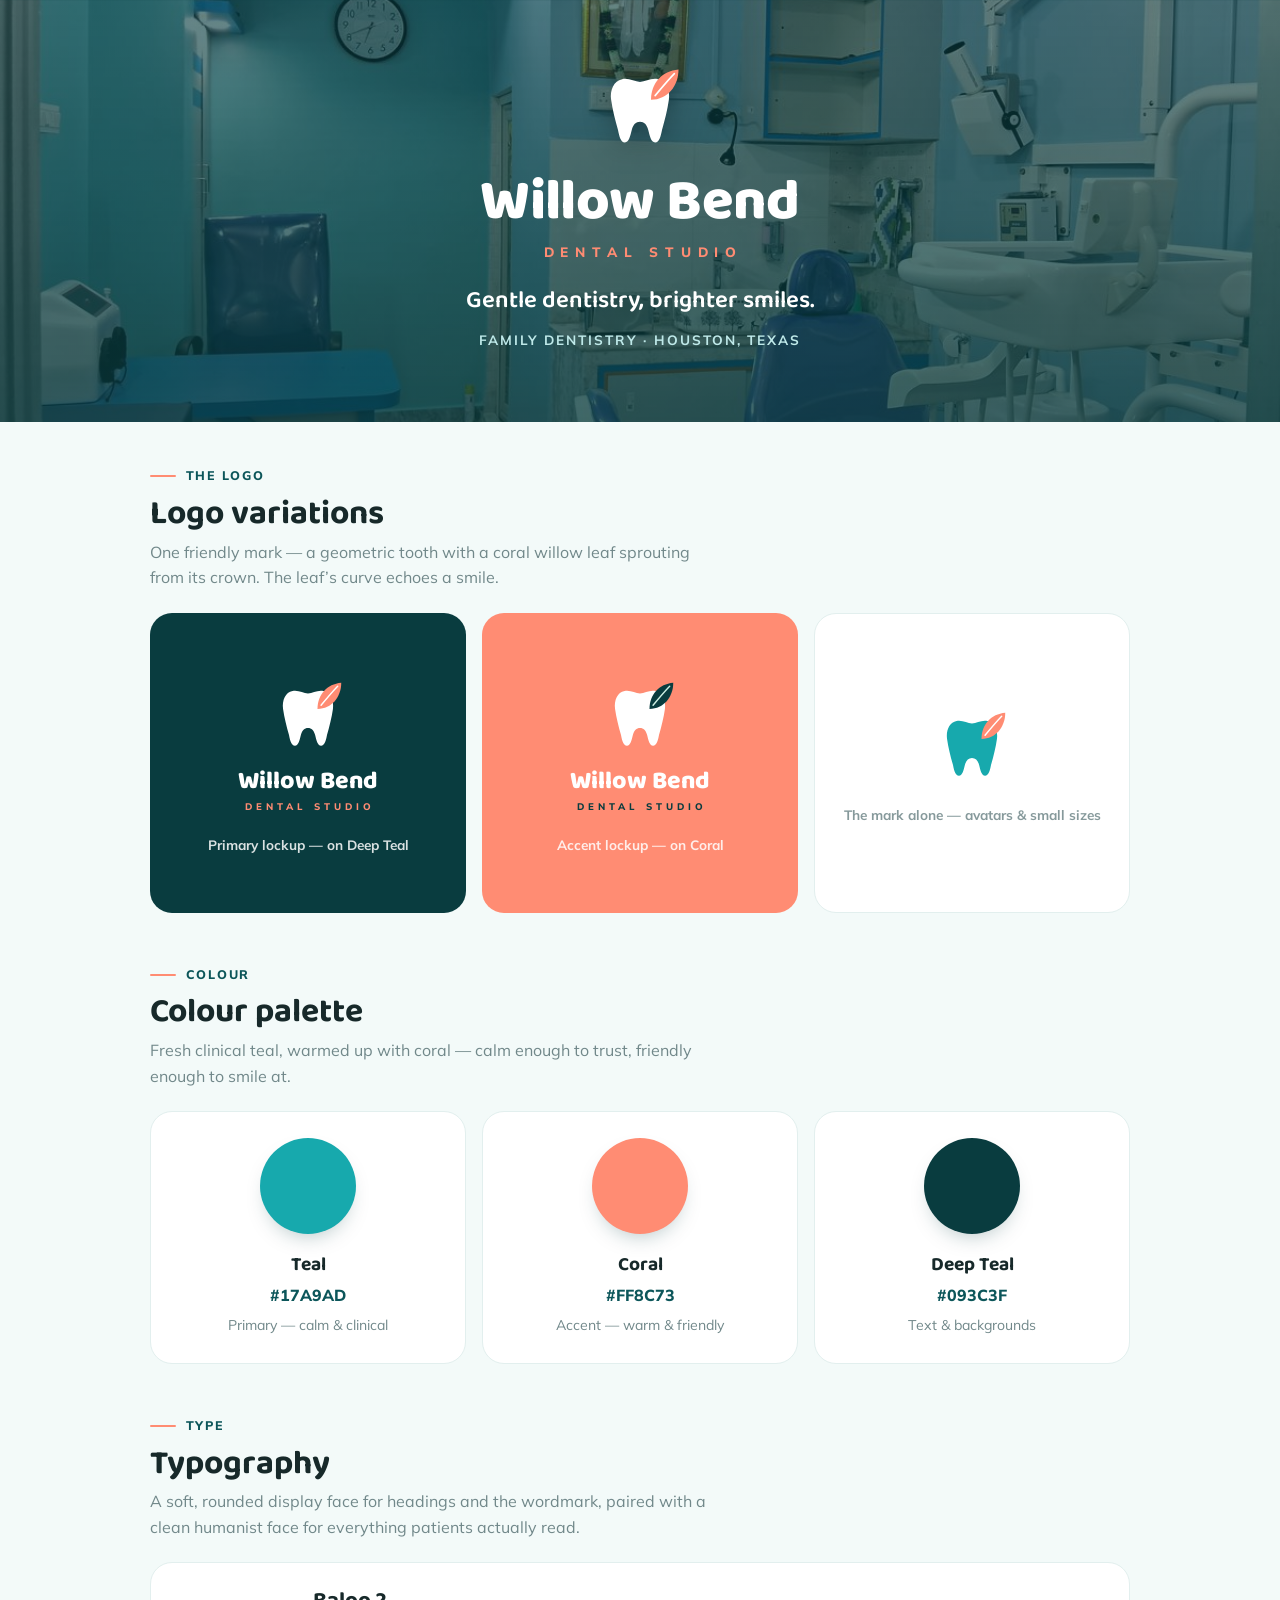
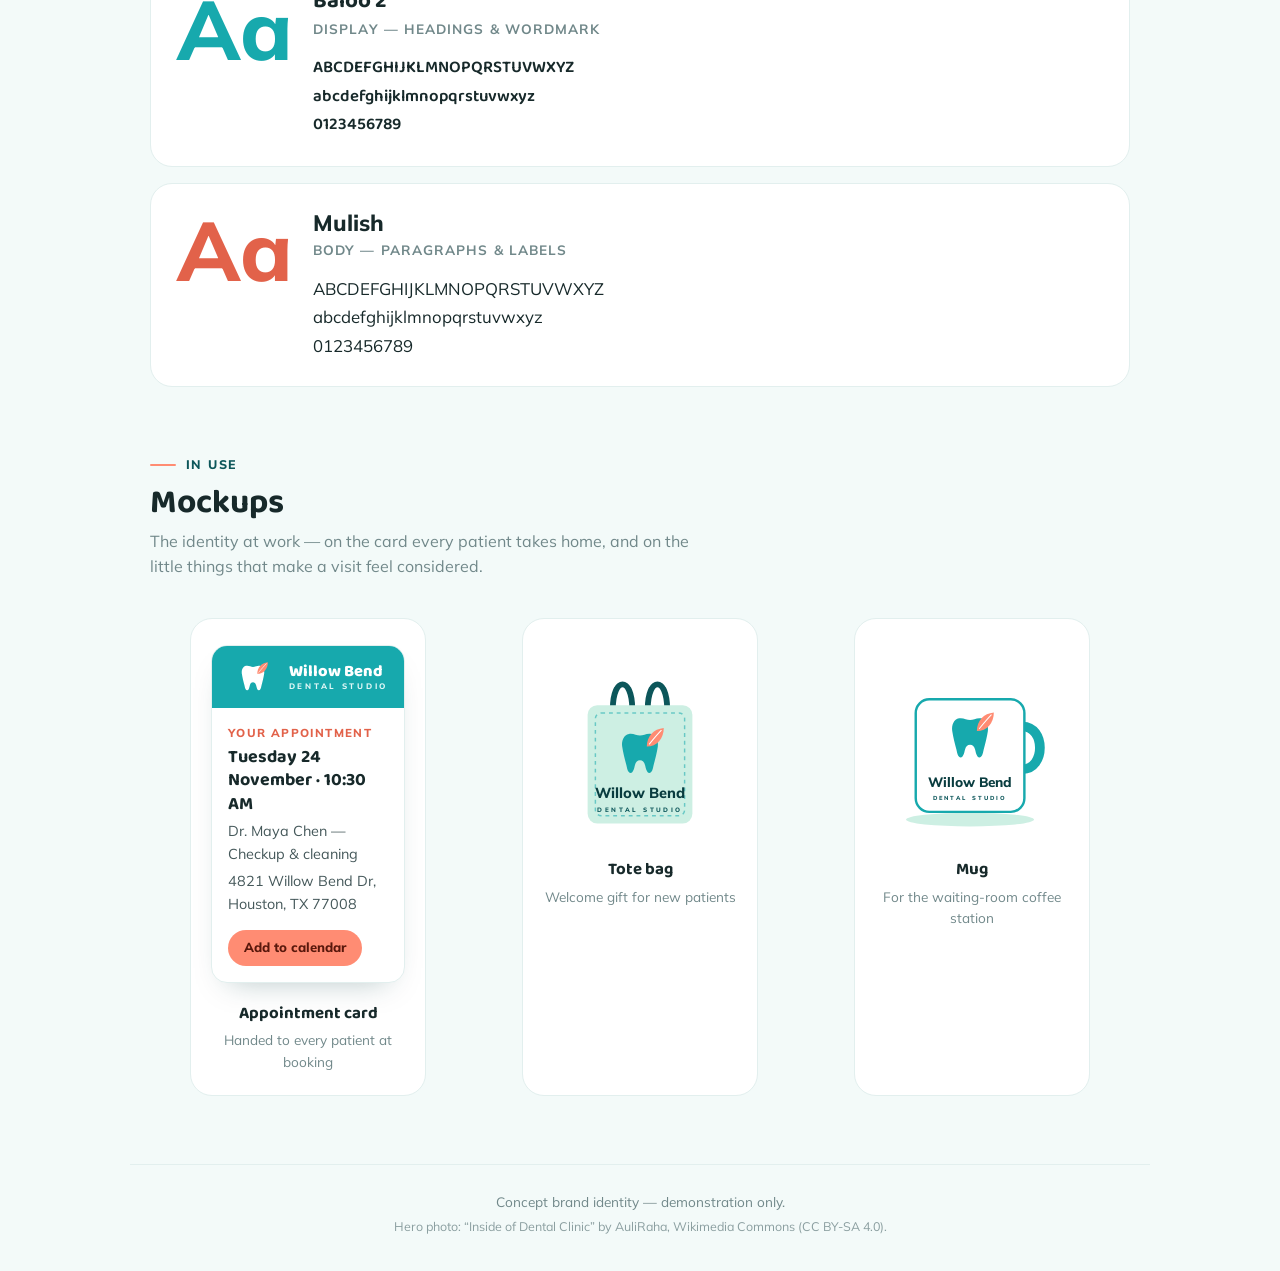
<file: branding/willow-bend-dental/index.html>
<!DOCTYPE html>
<html lang="en">
<head>
<meta charset="utf-8">
<meta name="viewport" content="width=device-width, initial-scale=1">
<title>Willow Bend Dental Studio — Brand Identity</title>
<meta name="description" content="Concept brand identity for Willow Bend Dental Studio, a family dental studio in Houston — logo, colours, typography and mockups. Demonstration only.">
<link rel="preconnect" href="https://fonts.googleapis.com">
<link rel="preconnect" href="https://fonts.gstatic.com" crossorigin>
<link href="https://fonts.googleapis.com/css2?family=Baloo+2:wght@600;700;800&family=Mulish:wght@400;600;700;800&display=swap" rel="stylesheet">
<style>
  :root{
    --teal:#17A9AD; --teal-800:#0C565A; --deep:#093C3F; --coral:#FF8C73;
    --coral-deep:#E2624A; --mint:#CDEFE3; --ink:#17292A; --body:#45585A;
    --muted:#71888A; --bg:#F3FAF9; --line:#E2EFEE; --white:#FFFFFF;
    --ff-display:"Baloo 2",system-ui,sans-serif; --ff-body:"Mulish",system-ui,sans-serif;
  }
  *{box-sizing:border-box}
  body{margin:0;font-family:var(--ff-body);color:var(--body);background:var(--bg);font-size:1rem;line-height:1.6;-webkit-font-smoothing:antialiased}
  h1,h2,h3{font-family:var(--ff-display);color:var(--ink);line-height:1.12;margin:0}
  p{margin:0}
  .wrap{max-width:1020px;margin:0 auto;padding:0 20px}

  /* ---------- Hero ---------- */
  .hero{
    background-image:linear-gradient(180deg,rgba(9,60,63,.62) 0%,rgba(9,60,63,.78) 100%),url("[data-uri]");
    background-size:cover;background-position:center;
    color:#fff;text-align:center;padding:64px 20px 72px;
  }
  .hero .mark{width:88px;height:88px;margin:0 auto 18px;display:block;filter:drop-shadow(0 6px 14px rgba(0,0,0,.25))}
  .hero h1{color:#fff;font-size:clamp(2.4rem,7vw,3.6rem);font-weight:800;letter-spacing:-.01em}
  .hero .studio{font-weight:800;font-size:.85rem;letter-spacing:.5em;text-indent:.5em;color:var(--coral);margin-top:6px}
  .hero .tagline{font-family:var(--ff-display);font-weight:600;font-size:clamp(1.15rem,3.4vw,1.5rem);color:#fff;margin-top:20px}
  .hero .place{font-size:.85rem;font-weight:700;letter-spacing:.14em;text-transform:uppercase;color:#BFE9E9;margin-top:8px}

  /* ---------- Sections ---------- */
  main{padding:8px 0 8px}
  .section{padding:44px 0 8px}
  .eyebrow{display:flex;align-items:center;gap:.6rem;font-weight:800;font-size:.78rem;letter-spacing:.14em;text-transform:uppercase;color:var(--teal-800);margin-bottom:.6rem}
  .eyebrow::before{content:"";width:26px;height:2px;border-radius:2px;background:var(--coral)}
  .section h2{font-size:clamp(1.6rem,4vw,2.1rem);margin-bottom:6px}
  .section .lede{color:var(--muted);max-width:56ch;margin-bottom:22px}

  /* ---------- Logo variations ---------- */
  .var-grid{display:grid;grid-template-columns:repeat(3,1fr);gap:16px}
  .var-panel{border-radius:22px;padding:34px 20px 26px;display:flex;flex-direction:column;align-items:center;justify-content:center;text-align:center;min-height:300px}
  .var-panel.dark{background:var(--deep);color:#fff}
  .var-panel.coral{background:var(--coral);color:#fff}
  .var-panel.light{background:#fff;border:1px solid var(--line)}
  .var-panel .mark{width:76px;height:76px}
  .var-panel .wm{font-family:var(--ff-display);font-weight:800;font-size:1.55rem;line-height:1.05;margin-top:14px}
  .var-panel.dark .wm{color:#fff}
  .var-panel.coral .wm{color:#fff}
  .var-panel.light .wm{color:var(--ink)}
  .var-panel .ws{font-weight:800;font-size:.6rem;letter-spacing:.42em;text-indent:.42em;margin-top:5px}
  .var-panel.dark .ws{color:var(--coral)}
  .var-panel.coral .ws{color:var(--deep)}
  .var-panel.light .ws{color:var(--teal-800)}
  .var-cap{font-size:.85rem;font-weight:700;margin-top:20px;opacity:.85}
  .var-panel.light .var-cap{color:var(--muted)}

  /* ---------- Palette ---------- */
  .palette{display:grid;grid-template-columns:repeat(3,1fr);gap:16px}
  .swatch{background:#fff;border:1px solid var(--line);border-radius:22px;padding:26px 20px;text-align:center}
  .swatch .dot{width:96px;height:96px;border-radius:50%;display:block;margin:0 auto 16px;box-shadow:0 10px 22px -10px rgba(9,60,63,.35)}
  .swatch strong{font-family:var(--ff-display);font-size:1.2rem;color:var(--ink);display:block}
  .swatch .hex{font-weight:800;color:var(--teal-800);display:block;margin-top:2px}
  .swatch em{font-style:normal;font-size:.88rem;color:var(--muted);display:block;margin-top:6px}

  /* ---------- Typography ---------- */
  .type-row{background:#fff;border:1px solid var(--line);border-radius:22px;padding:26px;display:flex;gap:26px;align-items:flex-start;margin-bottom:16px}
  .type-row .aa{font-size:5.2rem;line-height:.95;font-weight:800;color:var(--teal);flex:none;width:110px;text-align:center}
  .type-row.mulish .aa{font-family:var(--ff-body);font-weight:800;color:var(--coral-deep)}
  .type-row h3{font-size:1.4rem}
  .type-row.mulish h3{font-family:var(--ff-body);font-weight:800}
  .type-row .role{font-size:.85rem;font-weight:700;letter-spacing:.08em;text-transform:uppercase;color:var(--muted);margin-top:4px}
  .type-row .alpha{margin-top:14px;font-size:1.05rem;word-break:break-all;line-height:1.7;color:var(--ink)}
  .type-row.mulish .alpha{font-family:var(--ff-body)}
  .type-row.display .alpha{font-family:var(--ff-display);font-weight:600}

  /* ---------- Mockups ---------- */
  .mock-grid{display:grid;grid-template-columns:repeat(3,1fr);gap:16px}
  .mock{background:#fff;border:1px solid var(--line);border-radius:22px;padding:26px 20px 22px;text-align:center}
  .mock figcaption{font-family:var(--ff-display);font-weight:700;font-size:1.05rem;color:var(--ink);margin-top:18px}
  .mock .mock-note{font-size:.85rem;color:var(--muted);margin-top:2px}
  /* Appointment card */
  .appt{border:1px solid var(--line);border-radius:16px;overflow:hidden;text-align:left;box-shadow:0 14px 30px -18px rgba(9,60,63,.35);background:#fff}
  .appt-head{background:var(--teal);color:#fff;display:flex;align-items:center;gap:10px;padding:14px 16px}
  .appt-head .mark{width:34px;height:34px;flex:none}
  .appt-head .wm{font-family:var(--ff-display);font-weight:800;font-size:1.02rem;line-height:1.05}
  .appt-head .ws{display:block;font-family:var(--ff-body);font-weight:800;font-size:.5rem;letter-spacing:.34em;margin-top:2px;color:#DFF7F6}
  .appt-body{padding:16px}
  .appt-kicker{font-size:.72rem;font-weight:800;letter-spacing:.12em;text-transform:uppercase;color:var(--coral-deep)}
  .appt-when{font-family:var(--ff-display);font-weight:700;font-size:1.12rem;color:var(--ink);margin-top:4px;line-height:1.3}
  .appt-who,.appt-where{font-size:.9rem;color:var(--body);margin-top:4px}
  .appt-pill{display:inline-block;margin-top:14px;background:var(--coral);color:#59180C;font-weight:800;font-size:.82rem;padding:.45rem 1rem;border-radius:999px}
  /* Tote + mug SVGs */
  .mock svg{width:100%;max-width:220px;height:auto;display:block;margin:0 auto}

  footer{max-width:1020px;margin:44px auto 0;padding:26px 20px 34px;text-align:center;border-top:1px solid var(--line)}
  footer .fine{font-size:.85rem;color:var(--muted)}
  footer .credit{font-size:.78rem;color:var(--muted);opacity:.8;margin-top:4px}

  @media (max-width:680px){
    .var-grid,.palette,.mock-grid{grid-template-columns:1fr}
    .var-panel{min-height:0;padding:30px 20px 24px}
    .type-row{flex-direction:column;gap:8px;padding:22px}
    .type-row .aa{font-size:4rem;width:auto;text-align:left}
    .hero{padding:52px 20px 60px}
  }
</style>
</head>
<body>

<!-- ============ 1 · HERO ============ -->
<header class="hero">
  <svg class="mark" viewBox="0 0 64 64" role="img" aria-label="Willow Bend Dental Studio logo mark"><path fill="#FFFFFF" d="M32 13 C28 13 24 10 19 11 C13 12 10 19 11 26 C12 33 14 41 16 48 C17 53 18 57 21 57 C24 57 25 52 26 48 C27 44 29 42 32 42 C35 42 37 44 38 48 C39 52 40 57 43 57 C46 57 47 53 48 48 C50 41 52 33 53 26 C54 19 51 12 45 11 C40 10 36 13 32 13 Z"/><path fill="#FF8C73" d="M40 26 C40 14 48 5 60 4 C60 16 52 26 40 26 Z"/><path fill="none" stroke="#FFFFFF" stroke-width="1.2" stroke-linecap="round" d="M43 23 C48 17 53 11 57 7"/></svg>
  <h1>Willow Bend</h1>
  <div class="studio">DENTAL STUDIO</div>
  <p class="tagline">Gentle dentistry, brighter smiles.</p>
  <p class="place">Family dentistry &middot; Houston, Texas</p>
</header>

<main class="wrap">

  <!-- ============ 2 · LOGO VARIATIONS ============ -->
  <section class="section" aria-label="Logo variations">
    <span class="eyebrow">The logo</span>
    <h2>Logo variations</h2>
    <p class="lede">One friendly mark — a geometric tooth with a coral willow leaf sprouting from its crown. The leaf&rsquo;s curve echoes a smile.</p>
    <div class="var-grid">
      <div class="var-panel dark">
        <svg class="mark" viewBox="0 0 64 64" role="img" aria-label="Willow Bend logo, white on deep teal"><path fill="#FFFFFF" d="M32 13 C28 13 24 10 19 11 C13 12 10 19 11 26 C12 33 14 41 16 48 C17 53 18 57 21 57 C24 57 25 52 26 48 C27 44 29 42 32 42 C35 42 37 44 38 48 C39 52 40 57 43 57 C46 57 47 53 48 48 C50 41 52 33 53 26 C54 19 51 12 45 11 C40 10 36 13 32 13 Z"/><path fill="#FF8C73" d="M40 26 C40 14 48 5 60 4 C60 16 52 26 40 26 Z"/><path fill="none" stroke="#FFFFFF" stroke-width="1.2" stroke-linecap="round" d="M43 23 C48 17 53 11 57 7"/></svg>
        <div class="wm">Willow Bend</div>
        <div class="ws">DENTAL STUDIO</div>
        <p class="var-cap">Primary lockup &mdash; on Deep Teal</p>
      </div>
      <div class="var-panel coral">
        <svg class="mark" viewBox="0 0 64 64" role="img" aria-label="Willow Bend logo, white on coral"><path fill="#FFFFFF" d="M32 13 C28 13 24 10 19 11 C13 12 10 19 11 26 C12 33 14 41 16 48 C17 53 18 57 21 57 C24 57 25 52 26 48 C27 44 29 42 32 42 C35 42 37 44 38 48 C39 52 40 57 43 57 C46 57 47 53 48 48 C50 41 52 33 53 26 C54 19 51 12 45 11 C40 10 36 13 32 13 Z"/><path fill="#093C3F" d="M40 26 C40 14 48 5 60 4 C60 16 52 26 40 26 Z"/><path fill="none" stroke="#CDEFE3" stroke-width="1.2" stroke-linecap="round" d="M43 23 C48 17 53 11 57 7"/></svg>
        <div class="wm">Willow Bend</div>
        <div class="ws">DENTAL STUDIO</div>
        <p class="var-cap">Accent lockup &mdash; on Coral</p>
      </div>
      <div class="var-panel light">
        <svg class="mark" viewBox="0 0 64 64" role="img" aria-label="Willow Bend logo mark alone"><path fill="#17A9AD" d="M32 13 C28 13 24 10 19 11 C13 12 10 19 11 26 C12 33 14 41 16 48 C17 53 18 57 21 57 C24 57 25 52 26 48 C27 44 29 42 32 42 C35 42 37 44 38 48 C39 52 40 57 43 57 C46 57 47 53 48 48 C50 41 52 33 53 26 C54 19 51 12 45 11 C40 10 36 13 32 13 Z"/><path fill="#FF8C73" d="M40 26 C40 14 48 5 60 4 C60 16 52 26 40 26 Z"/><path fill="none" stroke="#FFFFFF" stroke-width="1.2" stroke-linecap="round" d="M43 23 C48 17 53 11 57 7"/></svg>
        <p class="var-cap">The mark alone &mdash; avatars &amp; small sizes</p>
      </div>
    </div>
  </section>

  <!-- ============ 3 · COLOUR PALETTE ============ -->
  <section class="section" aria-label="Colour palette">
    <span class="eyebrow">Colour</span>
    <h2>Colour palette</h2>
    <p class="lede">Fresh clinical teal, warmed up with coral — calm enough to trust, friendly enough to smile at.</p>
    <div class="palette">
      <div class="swatch">
        <span class="dot" style="background:#17A9AD"></span>
        <strong>Teal</strong>
        <span class="hex">#17A9AD</span>
        <em>Primary &mdash; calm &amp; clinical</em>
      </div>
      <div class="swatch">
        <span class="dot" style="background:#FF8C73"></span>
        <strong>Coral</strong>
        <span class="hex">#FF8C73</span>
        <em>Accent &mdash; warm &amp; friendly</em>
      </div>
      <div class="swatch">
        <span class="dot" style="background:#093C3F"></span>
        <strong>Deep Teal</strong>
        <span class="hex">#093C3F</span>
        <em>Text &amp; backgrounds</em>
      </div>
    </div>
  </section>

  <!-- ============ 4 · TYPOGRAPHY ============ -->
  <section class="section" aria-label="Typography">
    <span class="eyebrow">Type</span>
    <h2>Typography</h2>
    <p class="lede">A soft, rounded display face for headings and the wordmark, paired with a clean humanist face for everything patients actually read.</p>
    <div class="type-row display">
      <div class="aa">Aa</div>
      <div>
        <h3>Baloo 2</h3>
        <p class="role">Display &mdash; headings &amp; wordmark</p>
        <p class="alpha">ABCDEFGHIJKLMNOPQRSTUVWXYZ<br>abcdefghijklmnopqrstuvwxyz<br>0123456789</p>
      </div>
    </div>
    <div class="type-row mulish">
      <div class="aa">Aa</div>
      <div>
        <h3>Mulish</h3>
        <p class="role">Body &mdash; paragraphs &amp; labels</p>
        <p class="alpha">ABCDEFGHIJKLMNOPQRSTUVWXYZ<br>abcdefghijklmnopqrstuvwxyz<br>0123456789</p>
      </div>
    </div>
  </section>

  <!-- ============ 5 · MOCKUPS ============ -->
  <section class="section" aria-label="Mockups">
    <span class="eyebrow">In use</span>
    <h2>Mockups</h2>
    <p class="lede">The identity at work — on the card every patient takes home, and on the little things that make a visit feel considered.</p>
    <div class="mock-grid">

      <figure class="mock">
        <div class="appt">
          <div class="appt-head">
            <svg class="mark" viewBox="0 0 64 64" aria-hidden="true"><path fill="#FFFFFF" d="M32 13 C28 13 24 10 19 11 C13 12 10 19 11 26 C12 33 14 41 16 48 C17 53 18 57 21 57 C24 57 25 52 26 48 C27 44 29 42 32 42 C35 42 37 44 38 48 C39 52 40 57 43 57 C46 57 47 53 48 48 C50 41 52 33 53 26 C54 19 51 12 45 11 C40 10 36 13 32 13 Z"/><path fill="#FF8C73" d="M40 26 C40 14 48 5 60 4 C60 16 52 26 40 26 Z"/><path fill="none" stroke="#FFFFFF" stroke-width="1.2" stroke-linecap="round" d="M43 23 C48 17 53 11 57 7"/></svg>
            <span class="wm">Willow Bend<span class="ws">DENTAL STUDIO</span></span>
          </div>
          <div class="appt-body">
            <p class="appt-kicker">Your appointment</p>
            <p class="appt-when">Tuesday 24 November &middot; 10:30 AM</p>
            <p class="appt-who">Dr. Maya Chen &mdash; Checkup &amp; cleaning</p>
            <p class="appt-where">4821 Willow Bend Dr, Houston, TX 77008</p>
            <span class="appt-pill">Add to calendar</span>
          </div>
        </div>
        <figcaption>Appointment card</figcaption>
        <p class="mock-note">Handed to every patient at booking</p>
      </figure>

      <figure class="mock">
        <svg viewBox="0 0 200 200" role="img" aria-label="Willow Bend Dental Studio tote bag">
          <path d="M72 66 C72 32 92 32 92 66" fill="none" stroke="#0C565A" stroke-width="6" stroke-linecap="round"/>
          <path d="M108 66 C108 32 128 32 128 66" fill="none" stroke="#0C565A" stroke-width="6" stroke-linecap="round"/>
          <rect x="46" y="62" width="108" height="122" rx="10" fill="#CDEFE3"/>
          <rect x="54" y="70" width="92" height="106" rx="6" fill="none" stroke="#17A9AD" stroke-width="1.5" stroke-dasharray="4 4" opacity=".55"/>
          <g transform="translate(72,82) scale(0.875)">
            <path fill="#17A9AD" d="M32 13 C28 13 24 10 19 11 C13 12 10 19 11 26 C12 33 14 41 16 48 C17 53 18 57 21 57 C24 57 25 52 26 48 C27 44 29 42 32 42 C35 42 37 44 38 48 C39 52 40 57 43 57 C46 57 47 53 48 48 C50 41 52 33 53 26 C54 19 51 12 45 11 C40 10 36 13 32 13 Z"/>
            <path fill="#FF8C73" d="M40 26 C40 14 48 5 60 4 C60 16 52 26 40 26 Z"/>
            <path fill="none" stroke="#FFFFFF" stroke-width="1.2" stroke-linecap="round" d="M43 23 C48 17 53 11 57 7"/>
          </g>
          <text x="100" y="158" text-anchor="middle" font-family="Baloo 2, sans-serif" font-weight="800" font-size="15" fill="#093C3F">Willow Bend</text>
          <text x="100" y="172" text-anchor="middle" font-family="Mulish, sans-serif" font-weight="800" font-size="6.5" letter-spacing="2.5" fill="#0C565A">DENTAL STUDIO</text>
        </svg>
        <figcaption>Tote bag</figcaption>
        <p class="mock-note">Welcome gift for new patients</p>
      </figure>

      <figure class="mock">
        <svg viewBox="0 0 200 200" role="img" aria-label="Willow Bend Dental Studio mug">
          <ellipse cx="98" cy="180" rx="66" ry="7" fill="#CDEFE3"/>
          <path d="M152 84 C176 84 176 128 152 128" fill="none" stroke="#17A9AD" stroke-width="10" stroke-linecap="round"/>
          <rect x="42" y="56" width="112" height="116" rx="14" fill="#FFFFFF" stroke="#17A9AD" stroke-width="2.5"/>
          <g transform="translate(70,66) scale(0.875)">
            <path fill="#17A9AD" d="M32 13 C28 13 24 10 19 11 C13 12 10 19 11 26 C12 33 14 41 16 48 C17 53 18 57 21 57 C24 57 25 52 26 48 C27 44 29 42 32 42 C35 42 37 44 38 48 C39 52 40 57 43 57 C46 57 47 53 48 48 C50 41 52 33 53 26 C54 19 51 12 45 11 C40 10 36 13 32 13 Z"/>
            <path fill="#FF8C73" d="M40 26 C40 14 48 5 60 4 C60 16 52 26 40 26 Z"/>
            <path fill="none" stroke="#FFFFFF" stroke-width="1.2" stroke-linecap="round" d="M43 23 C48 17 53 11 57 7"/>
          </g>
          <text x="98" y="146" text-anchor="middle" font-family="Baloo 2, sans-serif" font-weight="800" font-size="14" fill="#093C3F">Willow Bend</text>
          <text x="98" y="160" text-anchor="middle" font-family="Mulish, sans-serif" font-weight="800" font-size="6" letter-spacing="2.2" fill="#0C565A">DENTAL STUDIO</text>
        </svg>
        <figcaption>Mug</figcaption>
        <p class="mock-note">For the waiting-room coffee station</p>
      </figure>

    </div>
  </section>

</main>

<footer>
  <p class="fine">Concept brand identity &mdash; demonstration only.</p>
  <p class="credit">Hero photo: &ldquo;Inside of Dental Clinic&rdquo; by AuliRaha, Wikimedia Commons (CC BY-SA 4.0).</p>
</footer>

</body>
</html>
</file>
